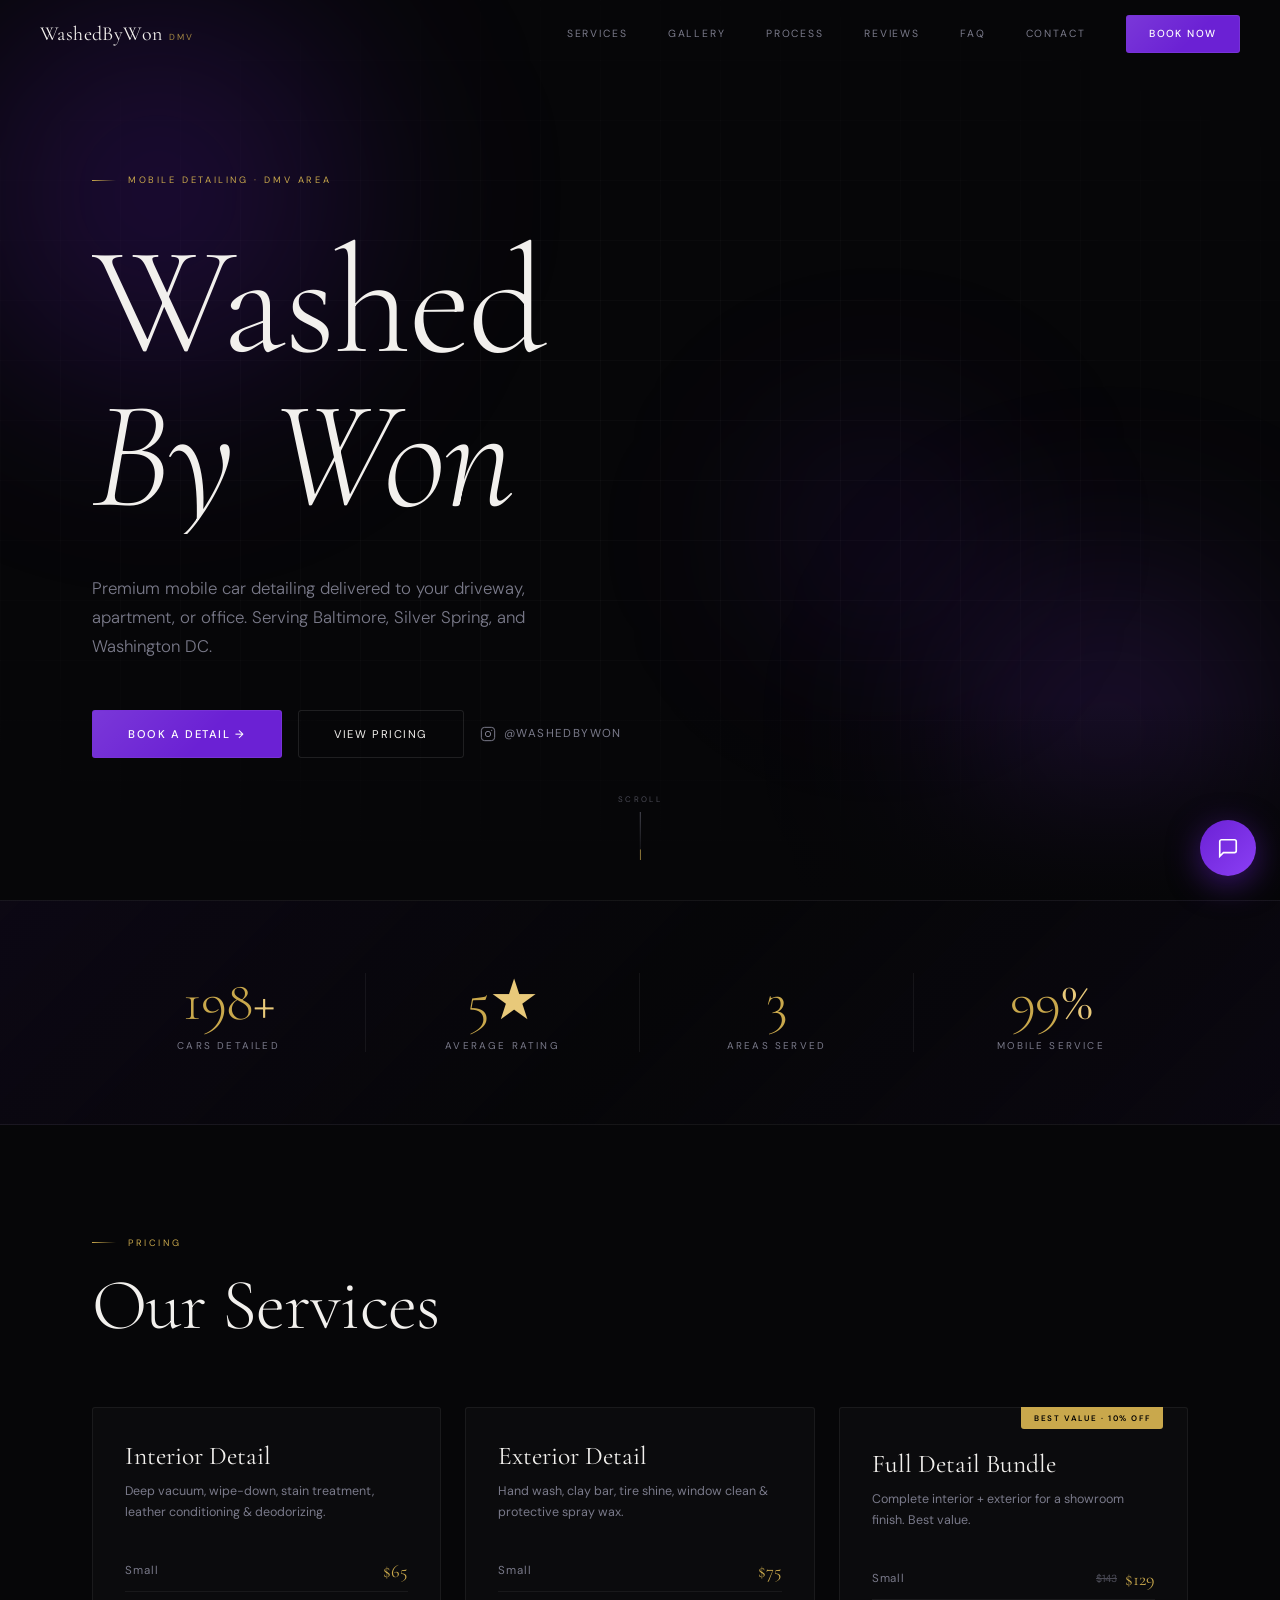
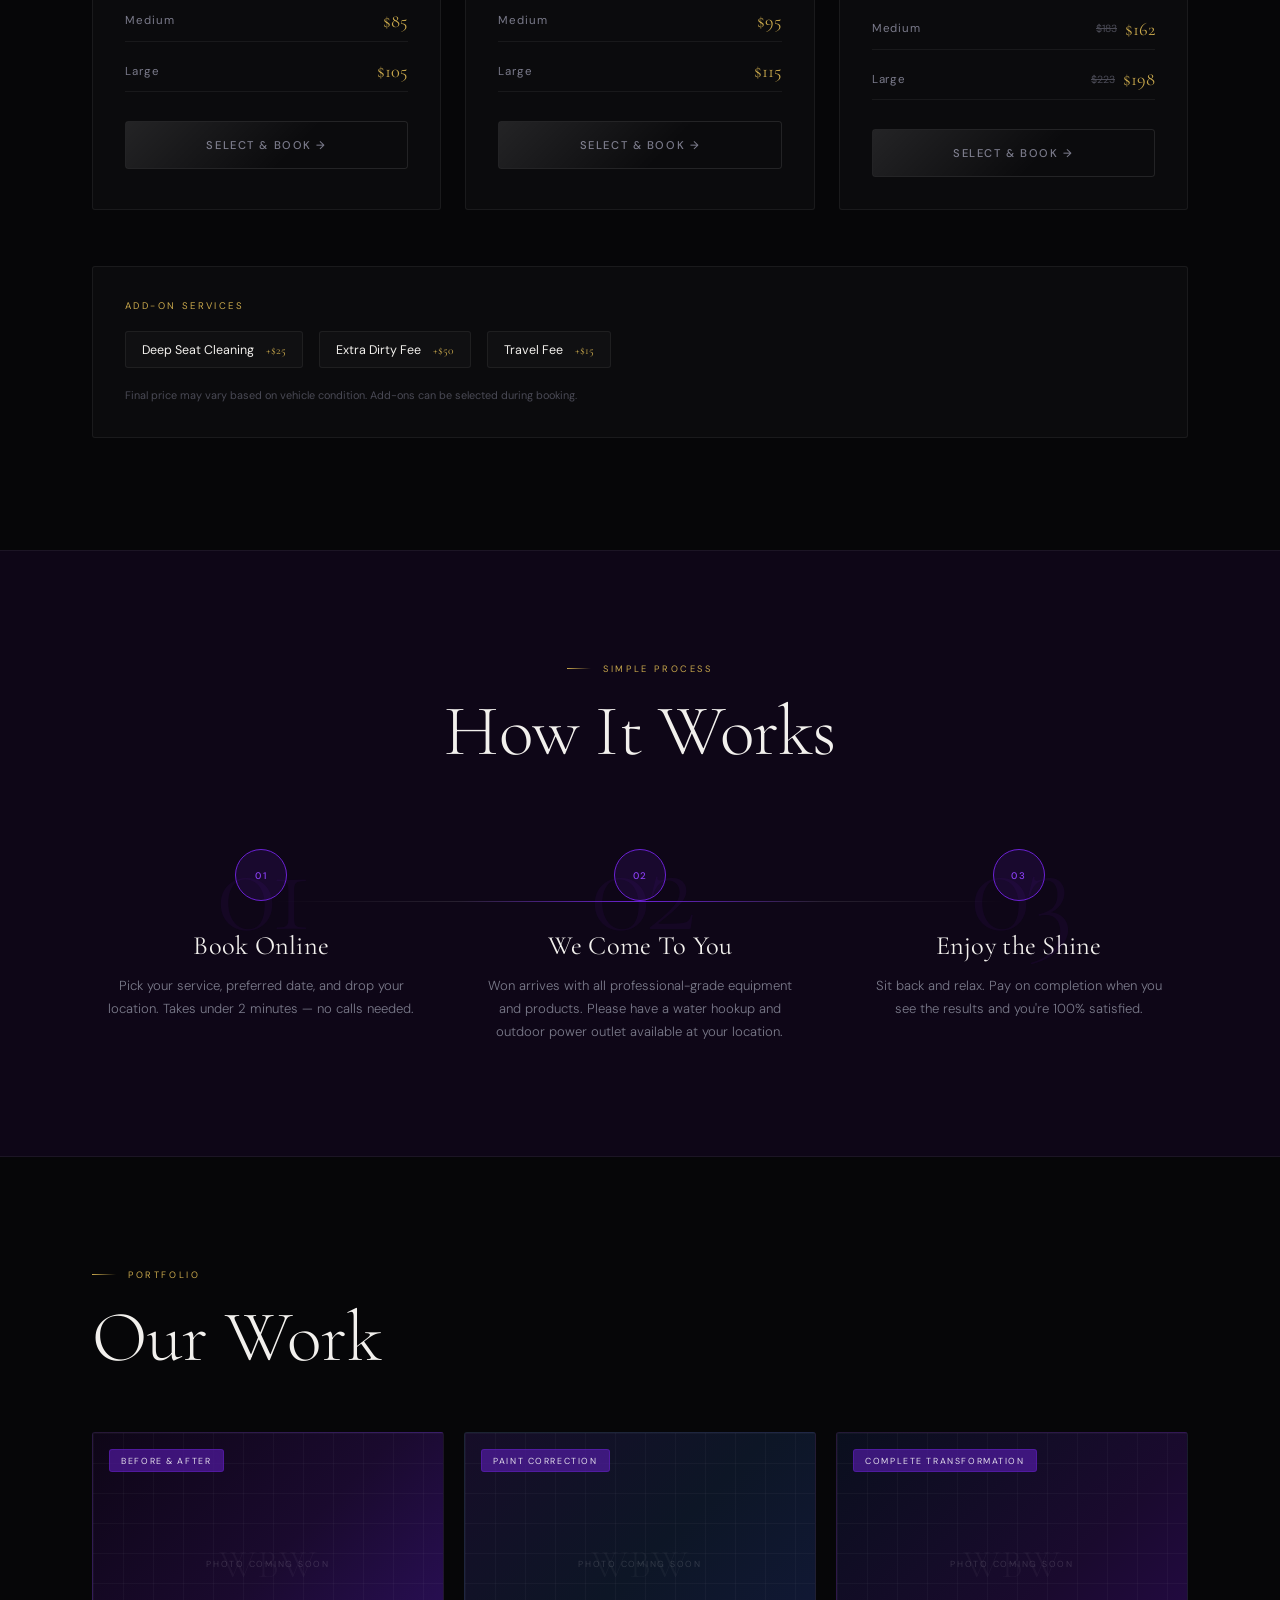
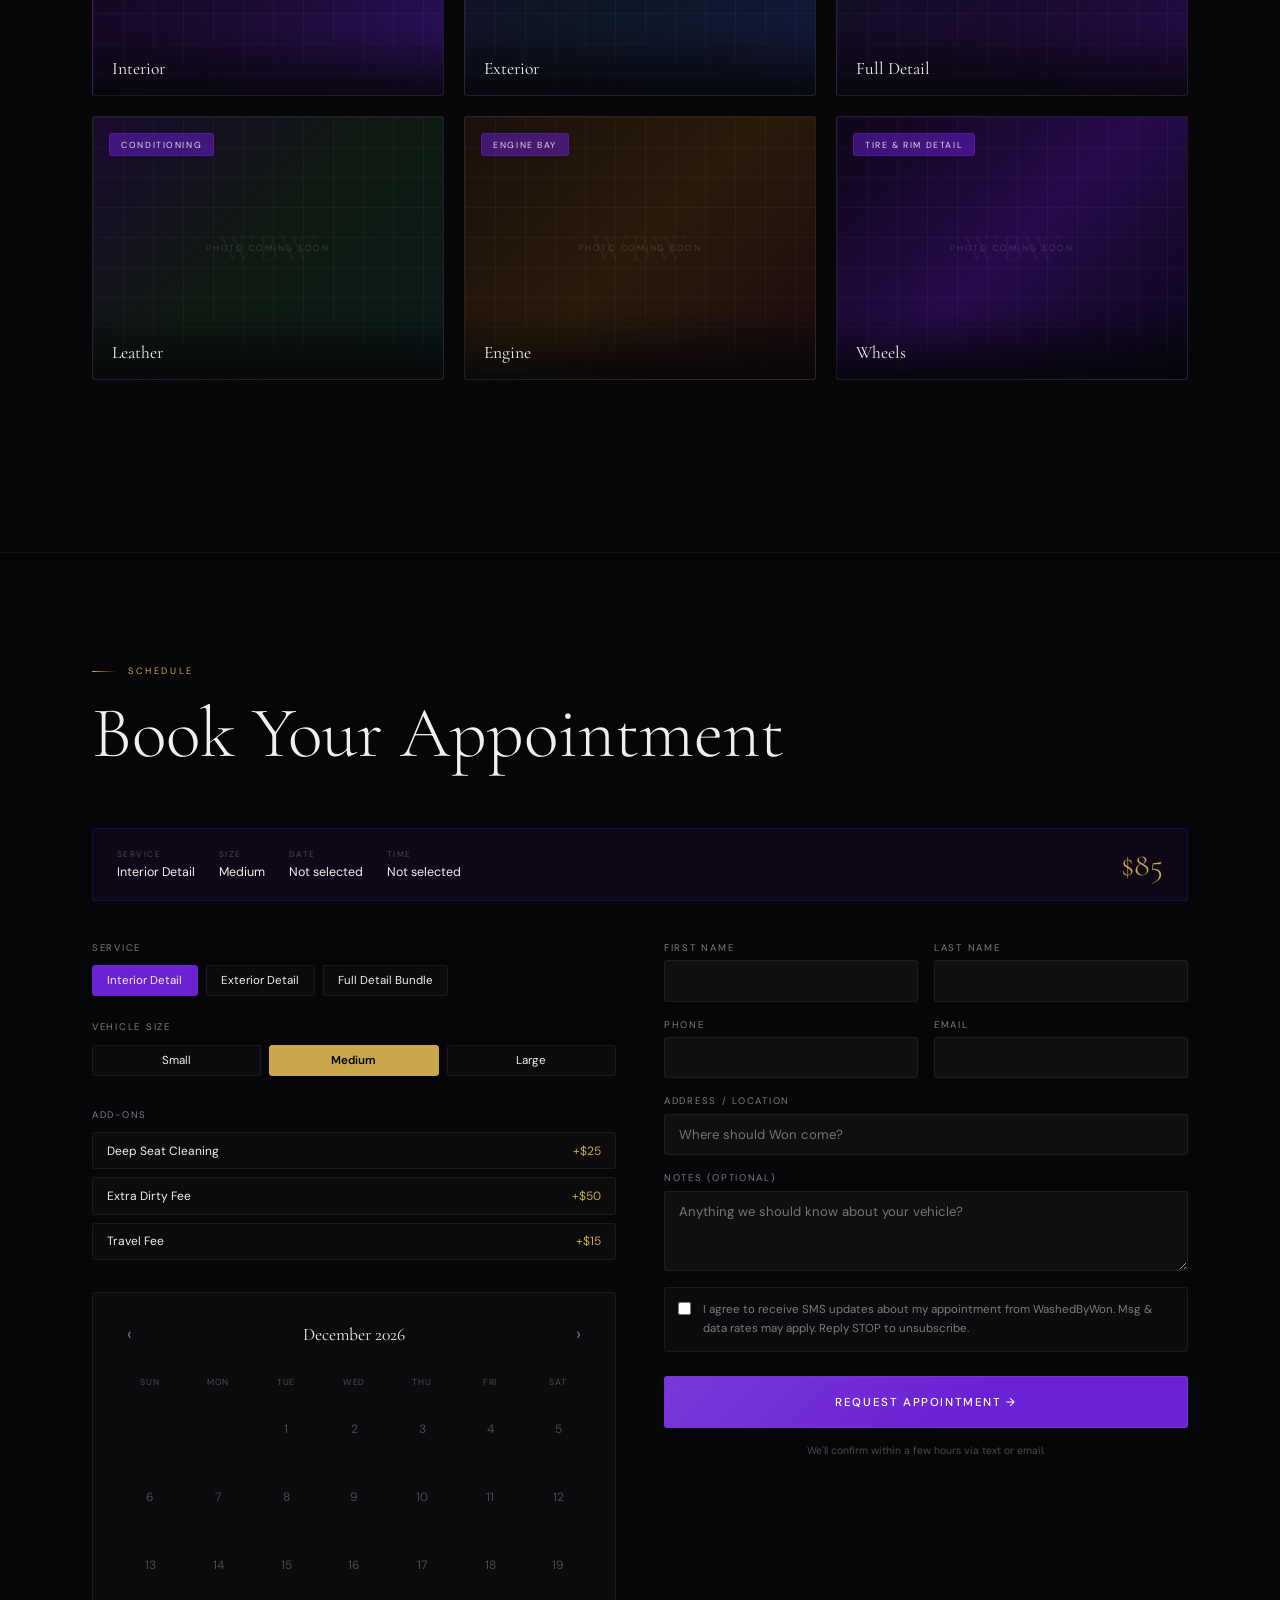
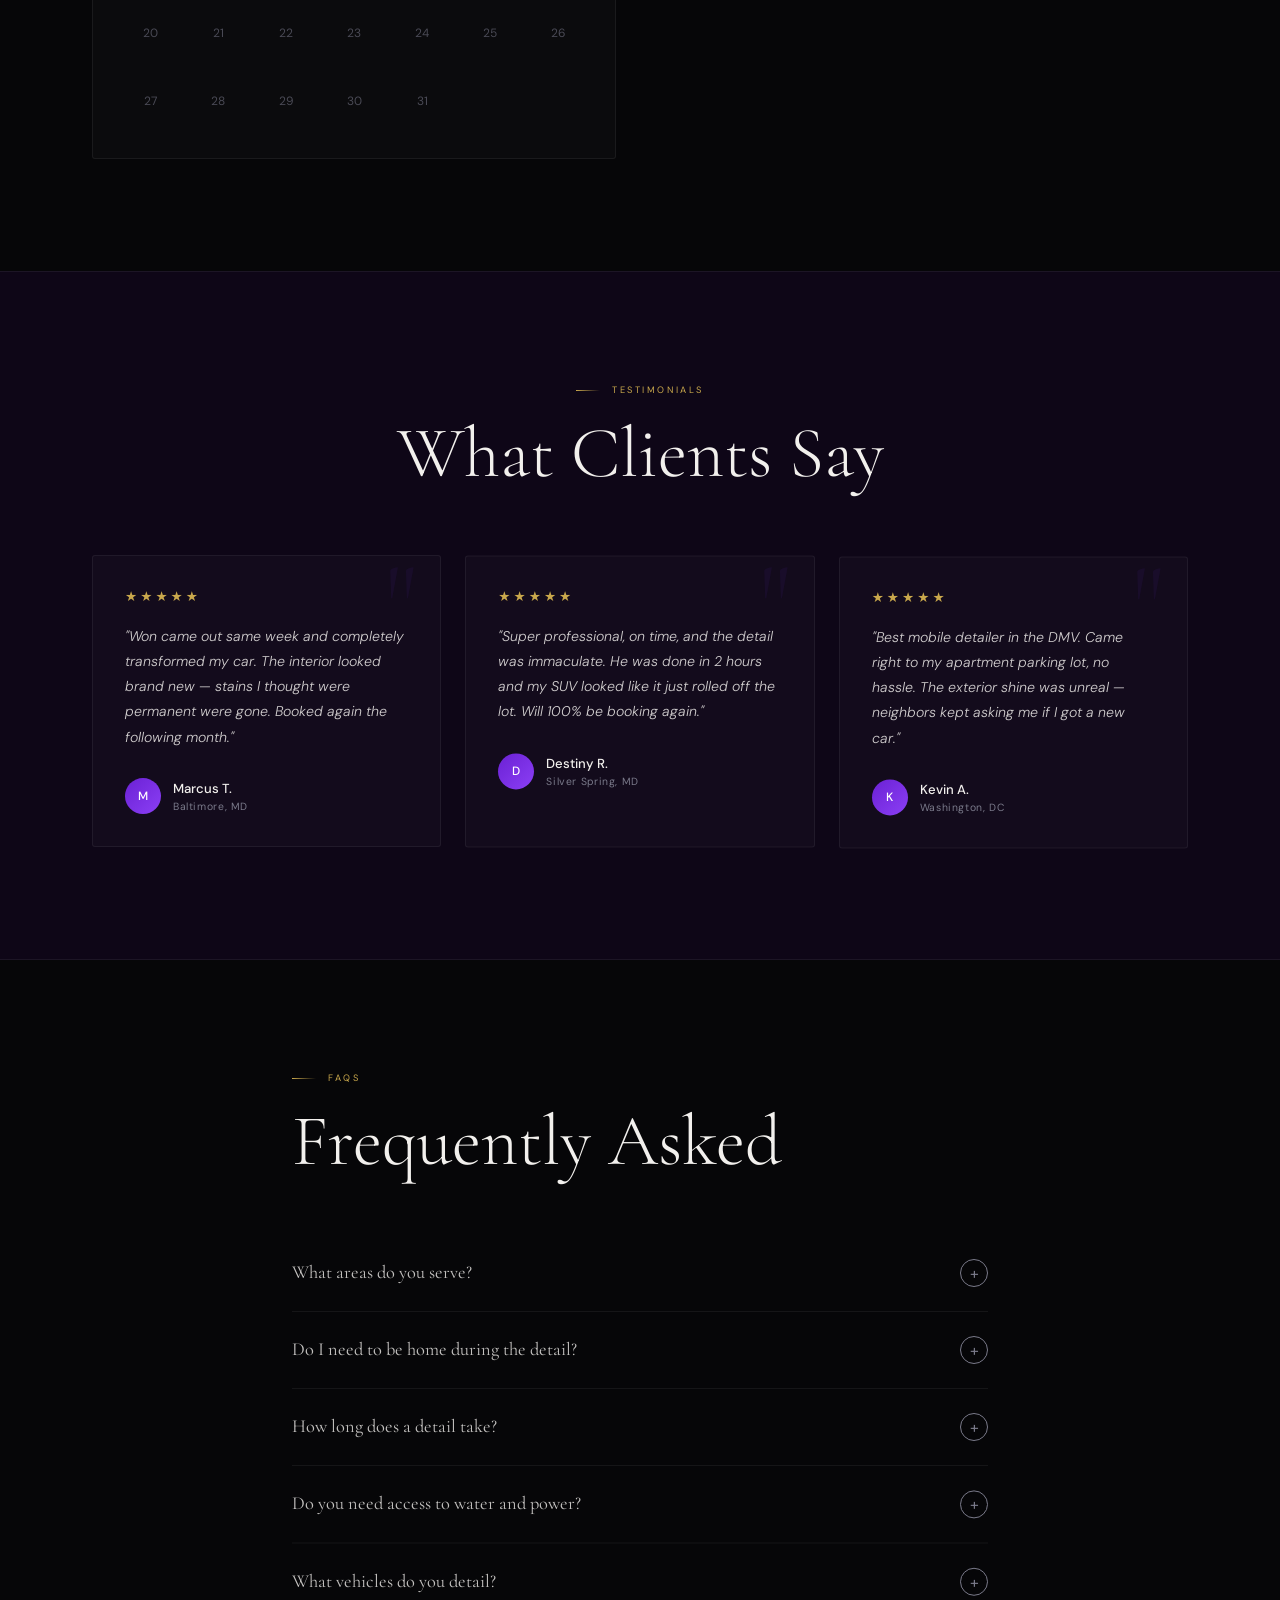
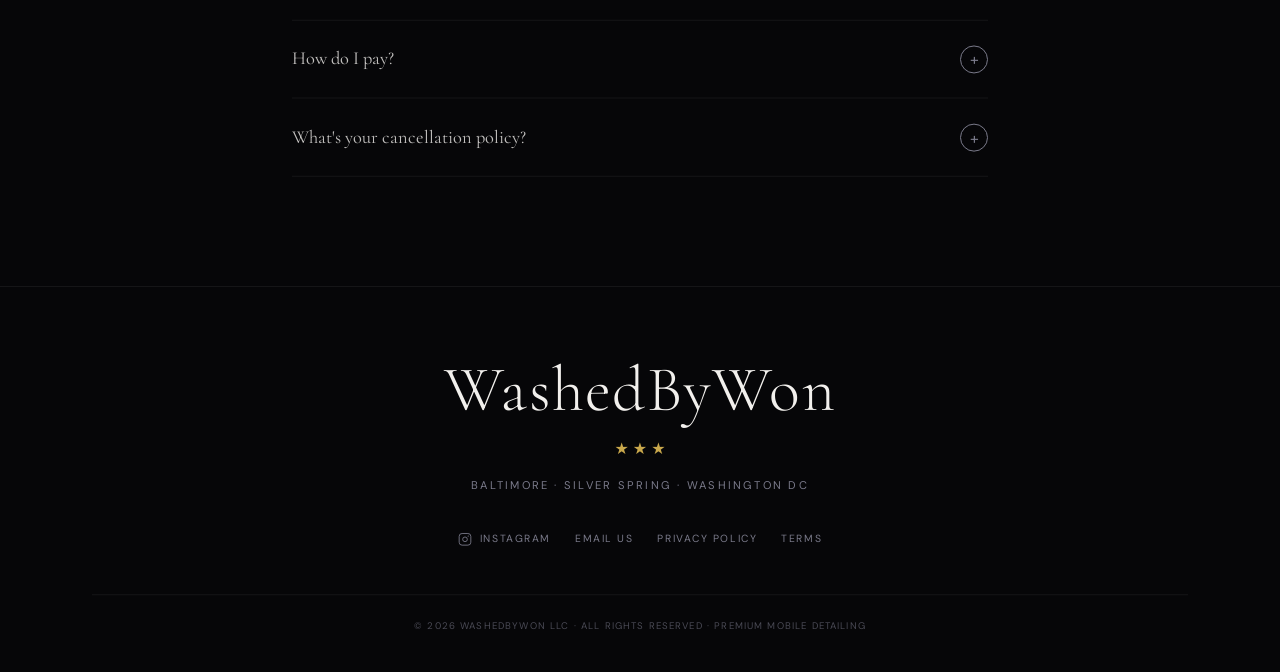
<file: index.html>
<!doctype html>
<html lang="en">
  <head>
    <meta charset="UTF-8" />
    <link rel="icon" type="image/svg+xml" href="./favicon.svg" />
    <meta name="viewport" content="width=device-width, initial-scale=1.0" />
    <meta name="description" content="WashedByWon — Premium mobile car detailing serving Baltimore, Silver Spring, and Washington DC. Book online in under 2 minutes." />
    <title>Washed By Won — Premium Mobile Detailing · DMV Area</title>
    <link rel="preconnect" href="https://fonts.googleapis.com" />
    <link rel="preconnect" href="https://fonts.gstatic.com" crossorigin="anonymous" />
    <link href="https://fonts.googleapis.com/css2?family=Cormorant+Garamond:ital,wght@0,300;0,400;0,500;0,600;1,300;1,400&family=DM+Sans:opsz,wght@9..40,300;9..40,400;9..40,500&display=swap" rel="stylesheet" />
    <script type="module" crossorigin src="./assets/index-CeZBVJUm.js"></script>
    <link rel="stylesheet" crossorigin href="./assets/index-Bv6o2zFJ.css">
    <script defer src="./chat-widget.js"></script>
  </head>
  <body>
    <div id="root"></div>
  </body>
</html>
</file>
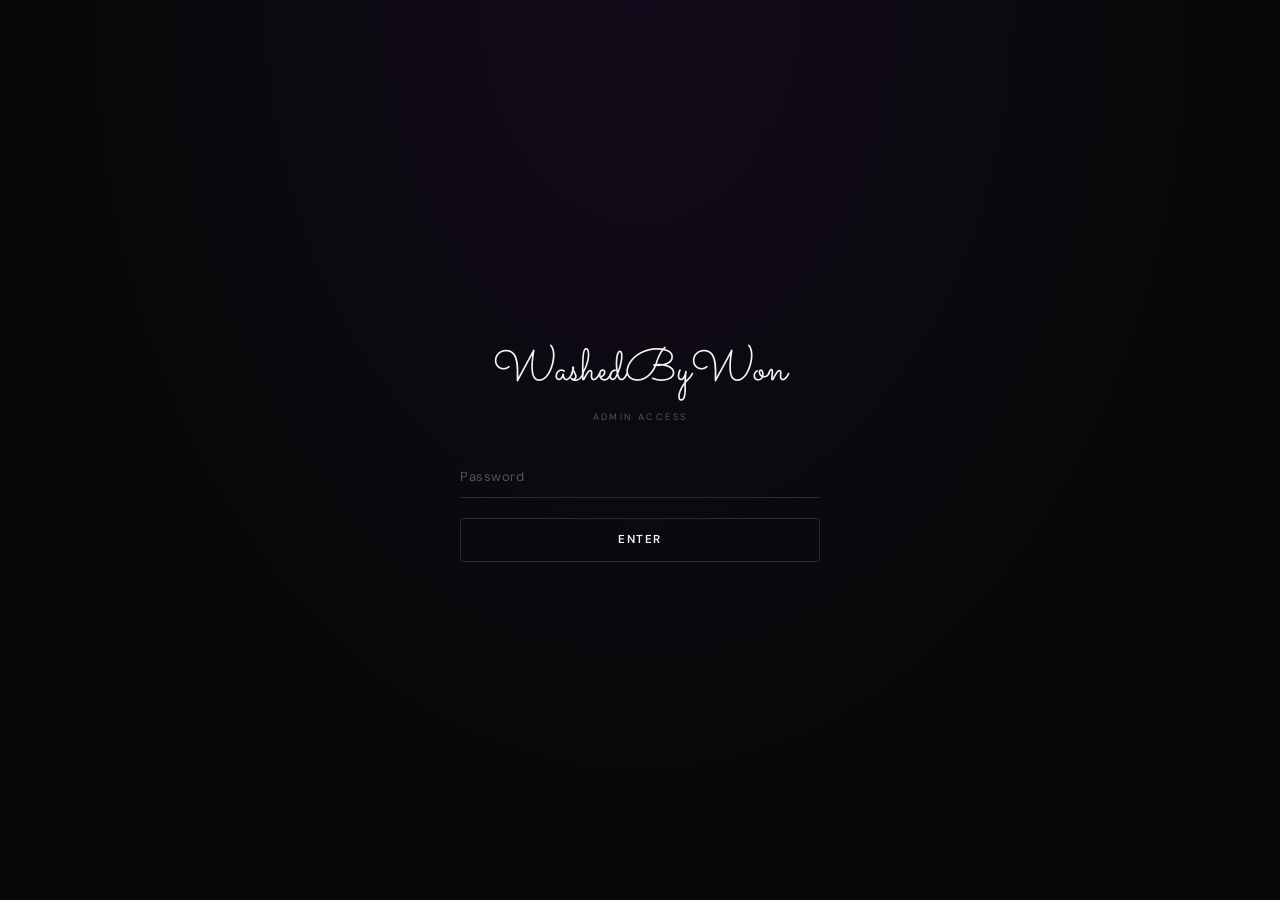
<file: admin.html>
<!DOCTYPE html>
<html lang="en">
<head>
<meta charset="UTF-8">
<meta name="viewport" content="width=device-width, initial-scale=1.0">
<title>WashedByWon — Admin</title>
<link rel="preconnect" href="https://fonts.googleapis.com">
<link rel="preconnect" href="https://fonts.gstatic.com" crossorigin>
<link href="https://fonts.googleapis.com/css2?family=Sacramento&family=Cormorant+Garamond:ital,wght@0,300;0,400;0,500;0,600;1,300;1,400&family=DM+Sans:opsz,wght@9..40,300;9..40,400;9..40,500;9..40,600&display=swap" rel="stylesheet">
<style>
*,*::before,*::after{box-sizing:border-box;margin:0;padding:0}
:root{
  --black:#080808;
  --white:#f5f5f5;
  --purple:#5c1f9e;
  --purple-bright:#7b2fd4;
  --purple-light:#a066e0;
  --purple-faint:#1a0a2e;
  --gray:#111111;
  --mid:#1a1a1a;
  --muted:#555;
  --muted2:#888;
  --border:#1f1f1f;
  --border2:#2a2a2a;
  --green:#1a7a4a;
  --green-light:#22c55e;
  --red:#7a1a1a;
  --red-light:#ef4444;
  --yellow:#7a6200;
  --yellow-light:#facc15;
  --blue:#1a3a7a;
  --blue-light:#60a5fa;
}
body{font-family:'DM Sans',sans-serif;background:var(--black);color:var(--white);min-height:100vh;overflow-x:hidden}

/* ── LOGIN ── */
#login-screen{
  display:flex;align-items:center;justify-content:center;
  min-height:100vh;padding:1.5rem;
  background:radial-gradient(ellipse at 50% 0%,rgba(92,31,158,0.12) 0%,transparent 65%);
}
.login-card{
  width:100%;max-width:360px;
  display:flex;flex-direction:column;align-items:center;gap:2rem;
}
.login-brand{display:flex;flex-direction:column;align-items:center;gap:0.4rem}
.login-logo{font-family:'Sacramento',cursive;font-size:2.8rem;color:var(--white)}
.login-subtitle{font-size:0.58rem;letter-spacing:0.26em;text-transform:uppercase;color:var(--muted)}
.login-form{width:100%;display:flex;flex-direction:column;gap:0.75rem}
.login-form input{
  width:100%;background:transparent;border:none;border-bottom:1px solid var(--border2);
  color:var(--white);padding:0.75rem 0;
  font-family:'DM Sans',sans-serif;font-size:0.88rem;outline:none;
  transition:border-color 0.2s;
}
.login-form input:focus{border-bottom-color:var(--purple-light)}
.login-form input::placeholder{color:var(--muted);font-size:0.82rem;letter-spacing:0.04em}
.login-btn{
  width:100%;background:transparent;color:var(--white);
  border:1px solid var(--border2);padding:0.85rem;border-radius:3px;
  font-family:'DM Sans',sans-serif;font-size:0.72rem;font-weight:600;
  letter-spacing:0.14em;text-transform:uppercase;cursor:pointer;transition:all 0.2s;margin-top:0.5rem;
}
.login-btn:hover{border-color:var(--purple-light);color:var(--purple-light)}
.login-error{color:var(--red-light);font-size:0.75rem;text-align:center;display:none;letter-spacing:0.02em}

/* ── DASHBOARD ── */
#dashboard{display:none;min-height:100vh;flex-direction:column}

/* Nav */
.dash-nav{
  display:flex;justify-content:space-between;align-items:center;
  padding:0.9rem 2rem;border-bottom:1px solid var(--border);
  background:rgba(8,8,8,0.97);backdrop-filter:blur(16px);
  position:sticky;top:0;z-index:100;
}
.dash-nav-left{display:flex;align-items:baseline;gap:1rem}
.dash-logo{font-family:'Sacramento',cursive;font-size:1.8rem;color:var(--white)}
.dash-label{font-size:0.6rem;letter-spacing:0.22em;text-transform:uppercase;color:var(--muted);font-family:'DM Sans',sans-serif}
.dash-nav-right{display:flex;align-items:center;gap:1rem}
.logout-btn{
  background:transparent;border:none;color:var(--muted);
  padding:0.4rem 0;font-family:'DM Sans',sans-serif;
  font-size:0.72rem;cursor:pointer;transition:color 0.2s;letter-spacing:0.08em;text-transform:uppercase;
}
.logout-btn:hover{color:var(--white)}

/* Layout */
.dash-body{flex:1;padding:1.5rem;max-width:1200px;margin:0 auto;width:100%}

/* Stats row */
.stats-row{display:grid;grid-template-columns:repeat(4,1fr);gap:1px;margin-bottom:2rem;border:1px solid var(--border);border-radius:8px;overflow:hidden}
.stat-card{
  background:var(--mid);padding:1.5rem 1.75rem;display:flex;flex-direction:column;gap:0.5rem;
}
.stat-label{font-size:0.58rem;letter-spacing:0.2em;text-transform:uppercase;color:var(--muted)}
.stat-value{font-family:'Cormorant Garamond',serif;font-size:2.4rem;font-weight:400;color:var(--white);line-height:1}
.stat-sub{font-size:0.68rem;color:var(--muted);letter-spacing:0.04em}
.stat-card.purple{background:rgba(92,31,158,0.12)}
.stat-card.purple .stat-value{color:var(--purple-light)}

/* Tabs */
.tabs{display:flex;gap:0;margin-bottom:1.5rem;border-bottom:1px solid var(--border)}
.tab{
  background:transparent;border:none;color:var(--muted);
  padding:0.65rem 1.25rem;font-family:'DM Sans',sans-serif;font-size:0.72rem;
  letter-spacing:0.1em;text-transform:uppercase;cursor:pointer;border-bottom:1px solid transparent;
  margin-bottom:-1px;transition:all 0.2s;
}
.tab:hover{color:var(--white)}
.tab.active{color:var(--white);border-bottom-color:var(--white)}

/* Bookings table */
.bookings-header{display:flex;justify-content:space-between;align-items:center;margin-bottom:1.25rem;flex-wrap:wrap;gap:0.75rem}
.bookings-header h2{font-size:0.65rem;font-weight:400;letter-spacing:0.2em;text-transform:uppercase;color:var(--muted)}
.filter-row{display:flex;gap:0;border:1px solid var(--border2);border-radius:4px;overflow:hidden}
.filter-btn{
  background:transparent;border:none;border-right:1px solid var(--border2);color:var(--muted);
  padding:0.4rem 1rem;font-family:'DM Sans',sans-serif;
  font-size:0.65rem;letter-spacing:0.1em;text-transform:uppercase;cursor:pointer;transition:all 0.15s;
}
.filter-btn:last-child{border-right:none}
.filter-btn:hover{color:var(--white);background:rgba(255,255,255,0.04)}
.filter-btn.active{background:var(--purple-faint);color:var(--purple-light)}

.bookings-list{display:flex;flex-direction:column;gap:1px;border:1px solid var(--border);border-radius:8px;overflow:hidden}

.booking-card{
  background:var(--mid);border-left:3px solid transparent;
  padding:1.25rem 1.5rem;display:flex;flex-direction:column;gap:0.55rem;
  transition:background 0.15s;
}
.booking-card:hover{background:#161616}
.booking-card + .booking-card{border-top:1px solid var(--border)}
.booking-card.confirmed{border-left-color:var(--green-light)}
.booking-card.pending{border-left-color:var(--yellow-light)}
.booking-card.cancelled{border-left-color:var(--red-light);opacity:0.55}
.booking-card.completed{border-left-color:var(--blue-light)}

.booking-head{display:flex;justify-content:space-between;align-items:center;gap:1rem}
.booking-client-row{display:flex;align-items:baseline;gap:0.65rem}
.booking-name{font-family:'Cormorant Garamond',serif;font-size:1.2rem;font-weight:500;letter-spacing:0.01em;color:var(--white)}
.booking-id{font-size:0.65rem;color:var(--muted);letter-spacing:0.06em}
.badge{
  display:inline-flex;align-items:center;padding:0.18rem 0.55rem;
  border-radius:2px;font-size:0.6rem;font-weight:600;letter-spacing:0.1em;text-transform:uppercase;
  flex-shrink:0;
}
.badge.pending{background:rgba(250,204,21,0.1);color:var(--yellow-light);border:1px solid rgba(250,204,21,0.2)}
.badge.confirmed{background:rgba(34,197,94,0.1);color:var(--green-light);border:1px solid rgba(34,197,94,0.2)}
.badge.cancelled{background:rgba(239,68,68,0.1);color:var(--red-light);border:1px solid rgba(239,68,68,0.2)}
.badge.completed{background:rgba(96,165,250,0.1);color:var(--blue-light);border:1px solid rgba(96,165,250,0.2)}

.booking-primary{font-size:0.82rem;font-weight:500;color:var(--white);display:flex;flex-wrap:wrap;gap:0.25rem 1.25rem}
.booking-service-line{font-size:0.78rem;color:var(--muted2);display:flex;flex-wrap:wrap;gap:0.25rem 1.25rem}
.booking-contact-line{font-size:0.74rem;color:var(--muted);display:flex;flex-wrap:wrap;gap:0.25rem 1.25rem}
.booking-amount{color:var(--purple-light);font-weight:600;font-size:0.82rem}
.booking-note{font-size:0.72rem;color:var(--muted);font-style:italic}

.booking-footer{display:flex;justify-content:space-between;align-items:center;flex-wrap:wrap;gap:0.6rem;padding-top:0.6rem;border-top:1px solid var(--border);margin-top:0.2rem}
.booking-actions{display:flex;gap:0.5rem;flex-wrap:wrap}
.action-btn{
  background:transparent;border:1px solid var(--border2);color:var(--muted2);
  padding:0.35rem 1rem;border-radius:3px;
  font-family:'DM Sans',sans-serif;font-size:0.68rem;font-weight:600;
  letter-spacing:0.09em;text-transform:uppercase;cursor:pointer;transition:all 0.18s;white-space:nowrap;
}
.action-btn.confirm{border-color:rgba(34,197,94,0.35);color:var(--green-light)}
.action-btn.confirm:hover{background:var(--green-light);color:#000;border-color:var(--green-light)}
.action-btn.cancel:hover{border-color:var(--red-light);color:var(--red-light)}
.action-btn.complete{border-color:rgba(96,165,250,0.35);color:var(--blue-light)}
.action-btn.complete:hover{background:var(--blue-light);color:#000;border-color:var(--blue-light)}

a.action-btn{text-decoration:none;display:inline-block}
.action-btn.cal{border-color:rgba(201,165,76,0.4);color:var(--gold,#c9a54c)}
.action-btn.cal:hover{background:var(--gold,#c9a54c);color:#000}

/* Calendar sync + new-booking alert */
.cal-sync{
  background:var(--mid);border:1px solid var(--border2);border-radius:8px;
  padding:1rem 1.25rem;display:flex;justify-content:space-between;align-items:center;
  gap:0.75rem 1rem;margin-bottom:1.25rem;flex-wrap:wrap;
}
.cal-sync-links{display:flex;gap:0.5rem;flex-wrap:wrap}
.new-alert{
  display:none;align-items:center;justify-content:space-between;gap:1rem;
  background:rgba(201,165,76,0.1);border:1px solid var(--gold,#c9a54c);border-radius:8px;
  padding:0.85rem 1.1rem;margin-bottom:1.25rem;font-size:0.85rem;
}
.new-alert.show{display:flex}
.new-alert button{background:none;border:none;color:var(--muted2);font-size:1.2rem;cursor:pointer;line-height:1}

/* Calendar view */
#calendar-view{display:none}
.cal-header{display:flex;align-items:center;gap:1rem;margin-bottom:1.25rem}
.cal-header h2{font-size:0.95rem;font-weight:600}
.cal-nav{display:flex;align-items:center;gap:0.5rem}
.cal-nav button{
  background:var(--mid);border:1px solid var(--border2);color:var(--white);
  width:32px;height:32px;border-radius:4px;cursor:pointer;font-size:1rem;
  display:flex;align-items:center;justify-content:center;transition:border-color 0.2s;
}
.cal-nav button:hover{border-color:var(--purple)}
.cal-month{font-size:0.85rem;font-weight:600;min-width:120px;text-align:center}

.cal-grid{display:grid;grid-template-columns:repeat(7,1fr);gap:4px}
.cal-day-label{
  text-align:center;font-size:0.65rem;letter-spacing:0.1em;text-transform:uppercase;
  color:var(--muted2);padding:0.5rem 0;
}
.cal-cell{
  background:var(--mid);border:1px solid var(--border);border-radius:6px;
  min-height:100px;padding:0.5rem;cursor:pointer;transition:border-color 0.2s;
  position:relative;
}
.cal-cell:hover{border-color:var(--purple)}
.cal-cell.empty{background:transparent;border-color:transparent;cursor:default}
.cal-cell.today{border-color:var(--purple)}
.cal-cell.has-bookings{border-color:rgba(92,31,158,0.5);background:var(--purple-faint)}
.cal-date{font-size:0.75rem;font-weight:600;color:var(--muted2);margin-bottom:0.35rem}
.cal-cell.today .cal-date{color:var(--purple-light)}
.cal-dot{
  font-size:0.62rem;padding:0.3rem 0.4rem;border-radius:3px;
  margin-bottom:3px;overflow:hidden;line-height:1.4;
}
.cal-dot-time{display:block;font-weight:700;font-size:0.68rem;letter-spacing:0.01em}
.cal-dot-info{display:block;opacity:0.85;white-space:nowrap;overflow:hidden;text-overflow:ellipsis}
.cal-dot.pending{background:rgba(250,204,21,0.15);color:var(--yellow-light)}
.cal-dot.confirmed{background:rgba(34,197,94,0.15);color:var(--green-light)}
.cal-dot.completed{background:rgba(96,165,250,0.15);color:var(--blue-light)}

/* Empty state */
.empty-state{
  text-align:center;padding:3rem;color:var(--muted2);
  border:1px dashed var(--border2);border-radius:8px;
}
.empty-state p{font-size:0.85rem}

/* Toast */
.toast{
  position:fixed;bottom:1.5rem;right:1.5rem;
  background:var(--mid);border:1px solid var(--border2);border-radius:6px;
  padding:0.75rem 1.25rem;font-size:0.8rem;color:var(--white);
  z-index:999;opacity:0;transform:translateY(10px);
  transition:all 0.25s;pointer-events:none;
}
.toast.show{opacity:1;transform:none}
.toast.success{border-color:var(--green-light);color:var(--green-light)}
.toast.error{border-color:var(--red-light);color:var(--red-light)}

/* Loading */
.loading{text-align:center;padding:2rem;color:var(--muted2);font-size:0.85rem}

/* ── TOGGLE SWITCH ── */
.toggle-wrap{display:flex;align-items:center;gap:0.6rem;flex-shrink:0}
.toggle-label{font-size:0.78rem;font-weight:600;letter-spacing:0.04em;min-width:48px;text-align:right}
.toggle-btn{
  position:relative;width:48px;height:26px;border-radius:13px;
  border:1px solid var(--border2);background:var(--gray);
  cursor:pointer;transition:background 0.2s,border-color 0.2s;padding:0;flex-shrink:0;
}
.toggle-btn.on{background:var(--purple);border-color:var(--purple)}
.toggle-thumb{
  position:absolute;top:3px;left:3px;
  width:18px;height:18px;border-radius:50%;
  background:var(--muted);transition:transform 0.2s,background 0.2s;display:block;
}
.toggle-btn.on .toggle-thumb{transform:translateX(22px);background:#fff}

/* ── SCHEDULE ── */
.sched-status-bar{
  background:var(--mid);border:1px solid var(--border2);border-radius:8px;
  padding:1.25rem 1.5rem;display:flex;justify-content:space-between;
  align-items:center;gap:1rem;margin-bottom:1.25rem;flex-wrap:wrap;
}
.section-heading{font-size:0.88rem;font-weight:600;margin-bottom:0.3rem;letter-spacing:0.02em}
.status-hint{font-size:0.75rem;color:var(--muted2);line-height:1.5}
.sched-section{
  background:var(--mid);border:1px solid var(--border2);border-radius:8px;
  padding:1.25rem 1.5rem;margin-bottom:1.25rem;
}
.sched-section-header{
  display:flex;justify-content:space-between;align-items:flex-start;
  margin-bottom:1.25rem;gap:1rem;flex-wrap:wrap;
}
.sched-week-label{font-size:0.72rem;color:var(--muted2);margin-top:0.25rem}
.sched-week-nav{display:flex;gap:0.4rem;flex-shrink:0}
.sched-week-nav button{
  background:var(--gray);border:1px solid var(--border2);color:var(--white);
  width:32px;height:32px;border-radius:4px;cursor:pointer;font-size:1rem;
  display:flex;align-items:center;justify-content:center;transition:border-color 0.2s;
}
.sched-week-nav button:hover{border-color:var(--purple)}
.sched-days{display:flex;flex-direction:column;gap:0.5rem;margin-bottom:1.25rem}
.day-card{
  background:var(--gray);border:1px solid var(--border);border-radius:6px;
  padding:0.85rem 1.25rem;display:flex;align-items:flex-start;gap:1rem;
  transition:border-color 0.2s;
}
.day-card.day-open{border-color:rgba(92,31,158,0.4);background:var(--purple-faint)}
.day-card.day-past{opacity:0.35;pointer-events:none}
.day-info{min-width:80px;flex-shrink:0}
.day-name{font-size:0.8rem;font-weight:600}
.day-date{font-size:0.7rem;color:var(--muted2);margin-top:2px}
.day-toggle{
  background:var(--mid);border:1px solid var(--border2);color:var(--muted2);
  font-size:0.7rem;font-family:'DM Sans',sans-serif;font-weight:600;letter-spacing:0.04em;
  padding:0 0.75rem;height:32px;border-radius:4px;cursor:pointer;
  transition:all 0.15s;white-space:nowrap;flex-shrink:0;
}
.day-toggle.close:hover{border-color:var(--red-light);color:var(--red-light)}
.day-toggle.reopen{background:var(--purple);border-color:var(--purple);color:#fff}
.day-status{font-size:0.65rem;font-weight:600;letter-spacing:0.04em;margin-top:4px}
.day-status.open{color:var(--green-light)}
.day-status.closed{color:var(--red-light)}
.day-toggle:disabled{opacity:0.4;cursor:default}
.day-slots{display:flex;flex-wrap:wrap;gap:0.35rem;flex:1;align-content:flex-start}
.day-slots.hidden{display:none}
.slot-btn{
  background:var(--mid);border:1px solid var(--border);color:var(--muted);
  font-size:0.68rem;font-family:'DM Sans',sans-serif;
  padding:0 0.65rem;height:28px;border-radius:4px;cursor:pointer;transition:all 0.15s;
}
.slot-btn:hover:not(:disabled){border-color:var(--purple);color:var(--white)}
.slot-btn.slot-sel{background:var(--purple);border-color:var(--purple);color:#fff}
.slot-btn:disabled{opacity:0.35;cursor:default}
.sched-actions{display:flex;gap:0.75rem;flex-wrap:wrap}

/* ── MESSAGES ── */
.msg-sub-bar{
  background:var(--purple-faint);border:1px solid rgba(92,31,158,0.3);
  border-radius:8px;padding:1.1rem 1.5rem;margin-bottom:1.25rem;
  display:flex;justify-content:space-between;align-items:center;gap:1rem;flex-wrap:wrap;
}
.msg-sub-count{font-size:1.5rem;font-weight:600;color:var(--purple-light)}
.msg-sub-hint{font-size:0.72rem;color:var(--muted2);margin-top:0.2rem}
.msg-composer{
  background:var(--mid);border:1px solid var(--border2);border-radius:8px;
  padding:1.25rem 1.5rem;margin-bottom:1.25rem;
}
.msg-composer textarea{
  width:100%;background:var(--gray);border:1px solid var(--border2);
  color:var(--white);padding:0.75rem 1rem;border-radius:4px;
  font-family:'DM Sans',sans-serif;font-size:0.85rem;outline:none;
  resize:vertical;min-height:80px;margin-top:0.75rem;transition:border-color 0.2s;
}
.msg-composer textarea:focus{border-color:var(--purple)}
.msg-composer textarea::placeholder{color:var(--muted)}
.msg-meta{display:flex;justify-content:space-between;font-size:0.68rem;color:var(--muted2);margin-top:0.4rem}
.msg-log{
  background:var(--mid);border:1px solid var(--border2);border-radius:8px;
  padding:1.25rem 1.5rem;
}
.log-entry{border-bottom:1px solid var(--border);padding:0.85rem 0}
.log-entry:last-child{border-bottom:none}
.log-entry:first-child{padding-top:0.25rem}
.log-body{font-size:0.8rem;color:var(--white);margin-bottom:0.35rem;line-height:1.5}
.log-meta{display:flex;gap:1.25rem;font-size:0.68rem;color:var(--muted2);flex-wrap:wrap}
.log-ok{color:var(--green-light)}
.log-err{color:var(--red-light)}

/* ── CONFIRM MODAL ── */
.modal-overlay{
  position:fixed;inset:0;background:rgba(0,0,0,0.75);z-index:900;
  display:none;align-items:center;justify-content:center;padding:1.5rem;
}
.modal-overlay.open{display:flex}
.confirm-card{
  background:var(--mid);border:1px solid var(--border2);border-radius:10px;
  padding:2rem;max-width:420px;width:100%;
}
.confirm-card h3{font-size:1rem;font-weight:600;margin-bottom:0.75rem}
.confirm-card p{font-size:0.82rem;color:var(--muted2);margin-bottom:0.4rem;line-height:1.6}
.confirm-actions{display:flex;gap:0.75rem;justify-content:flex-end;margin-top:1.5rem}

/* Responsive */
@media(max-width:700px){
  .stats-row{grid-template-columns:repeat(2,1fr)}
  .booking-card{grid-template-columns:1fr}
  .booking-actions{flex-direction:row;align-items:flex-start}
  .day-card{flex-wrap:wrap}
  .day-slots{width:100%}
}
@media(max-width:480px){
  .stats-row{grid-template-columns:1fr 1fr}
  .cal-cell{min-height:54px}
  .cal-dot{display:none}
}
</style>
</head>
<body>

<!-- LOGIN -->
<div id="login-screen">
  <div class="login-card">
    <div class="login-brand">
      <div class="login-logo">WashedByWon</div>
      <div class="login-subtitle">Admin Access</div>
    </div>
    <form class="login-form" id="login-form">
      <input type="password" id="password-input" placeholder="Password" autocomplete="current-password">
      <button type="submit" class="login-btn">Enter</button>
      <div class="login-error" id="login-error">Incorrect password. Try again.</div>
    </form>
  </div>
</div>

<!-- DASHBOARD -->
<div id="dashboard">
  <nav class="dash-nav">
    <div class="dash-nav-left">
      <div class="dash-logo">WashedByWon</div>
      <span class="dash-label">Admin</span>
    </div>
    <div class="dash-nav-right">
      <button class="logout-btn" onclick="logout()">Log Out</button>
    </div>
  </nav>

  <div class="dash-body">

    <!-- Stats -->
    <div class="stats-row" id="stats-row">
      <div class="stat-card purple">
        <div class="stat-label">Total Revenue</div>
        <div class="stat-value" id="stat-revenue">—</div>
        <div class="stat-sub">confirmed + completed</div>
      </div>
      <div class="stat-card">
        <div class="stat-label">Pending</div>
        <div class="stat-value" id="stat-pending">—</div>
        <div class="stat-sub">awaiting confirmation</div>
      </div>
      <div class="stat-card">
        <div class="stat-label">Confirmed</div>
        <div class="stat-value" id="stat-confirmed">—</div>
        <div class="stat-sub">upcoming</div>
      </div>
      <div class="stat-card">
        <div class="stat-label">Completed</div>
        <div class="stat-value" id="stat-completed">—</div>
        <div class="stat-sub">all time</div>
      </div>
    </div>

    <!-- Tabs -->
    <div class="tabs">
      <button class="tab active" onclick="switchTab('list',this)">Bookings</button>
      <button class="tab" onclick="switchTab('calendar',this)">Calendar</button>
      <button class="tab" onclick="switchTab('schedule',this)">Schedule</button>
      <button class="tab" onclick="switchTab('messages',this)">Messages</button>
    </div>

    <!-- List View -->
    <div id="list-view">
      <div class="new-alert" id="new-alert" role="status">
        <span id="new-alert-text"></span>
        <button onclick="dismissNewAlert()" aria-label="Dismiss">×</button>
      </div>
      <div class="cal-sync">
        <div>
          <div class="section-heading">Sync to your calendar</div>
          <div class="status-hint">One-time setup: confirmed bookings then show up in your calendar on their own.</div>
        </div>
        <div class="cal-sync-links">
          <a class="action-btn cal" id="cal-apple" href="#">Apple Calendar</a>
          <a class="action-btn cal" id="cal-google" href="#" target="_blank" rel="noopener">Google Calendar</a>
        </div>
      </div>
      <div class="bookings-header">
        <h2>All Bookings</h2>
        <div class="filter-row">
          <button class="filter-btn active" onclick="setFilter('all',this)">All</button>
          <button class="filter-btn" onclick="setFilter('pending',this)">Pending</button>
          <button class="filter-btn" onclick="setFilter('confirmed',this)">Confirmed</button>
          <button class="filter-btn" onclick="setFilter('completed',this)">Completed</button>
          <button class="filter-btn" onclick="setFilter('cancelled',this)">Cancelled</button>
        </div>
      </div>
      <div class="bookings-list" id="bookings-list">
        <div class="loading">Loading bookings...</div>
      </div>
    </div>

    <!-- Calendar View -->
    <div id="calendar-view">
      <div class="cal-header">
        <h2>Calendar</h2>
        <div class="cal-nav">
          <button onclick="calPrev()">&#8249;</button>
          <div class="cal-month" id="cal-month-label"></div>
          <button onclick="calNext()">&#8250;</button>
        </div>
      </div>
      <div class="cal-grid" id="cal-grid"></div>
    </div>

    <!-- Schedule View -->
    <div id="schedule-view" style="display:none">

      <!-- Site status toggle -->
      <div class="sched-status-bar">
        <div>
          <div class="section-heading">Booking Status</div>
          <div class="status-hint" id="status-hint">Loading…</div>
        </div>
        <div class="toggle-wrap">
          <span class="toggle-label" id="toggle-label">—</span>
          <button class="toggle-btn" id="status-toggle" onclick="toggleSiteStatus()">
            <span class="toggle-thumb"></span>
          </button>
        </div>
      </div>

      <!-- Weekly availability builder -->
      <div class="sched-section">
        <div class="sched-section-header">
          <div>
            <div class="section-heading">Set Weekly Availability</div>
            <div class="sched-week-label" id="sched-week-label"></div>
          </div>
          <div class="sched-week-nav">
            <button onclick="schedWeek(-1)" title="Previous week">&#8592;</button>
            <button onclick="schedWeek(1)"  title="Next week">&#8594;</button>
          </div>
        </div>
        <div class="sched-days" id="sched-days">
          <div class="loading">Loading schedule…</div>
        </div>
        <div class="sched-actions">
          <button class="action-btn confirm" onclick="saveSchedule(false)">Save Schedule</button>
          <button class="action-btn complete" onclick="saveSchedule(true)">Save &amp; Notify Subscribers</button>
        </div>
      </div>

    </div>

    <!-- Messages View -->
    <div id="messages-view" style="display:none">

      <!-- Subscriber count -->
      <div class="msg-sub-bar">
        <div>
          <div class="msg-sub-count" id="sub-count">—</div>
          <div class="msg-sub-hint">Active subscribers — opted in to receive your texts</div>
        </div>
      </div>

      <!-- Broadcast composer -->
      <div class="msg-composer">
        <div class="section-heading">New Broadcast</div>
        <textarea id="msg-body" maxlength="160" oninput="updateCharCount()"
          placeholder="Hey, it's Won! This week's slots are open — book now at washedbywon.com before they fill up."></textarea>
        <div class="msg-meta">
          <span id="char-count">0 / 160 chars</span>
          <span>Standard SMS · 1 credit per subscriber</span>
        </div>
        <button class="action-btn confirm" onclick="confirmBroadcast()" style="margin-top:0.9rem">
          Send Broadcast →
        </button>
      </div>

      <!-- Message log -->
      <div class="msg-log">
        <div class="section-heading" style="margin-bottom:0.75rem">Recent Broadcasts</div>
        <div id="msg-log-list"><div class="loading">Loading…</div></div>
      </div>

    </div>

  </div>
</div>

<!-- Confirm broadcast modal -->
<div class="modal-overlay" id="confirm-modal">
  <div class="confirm-card">
    <h3>Send SMS Broadcast?</h3>
    <p id="confirm-preview" style="color:var(--white);font-style:italic"></p>
    <p id="confirm-count"></p>
    <div class="confirm-actions">
      <button class="action-btn cancel" onclick="closeModal()">Cancel</button>
      <button class="action-btn confirm" onclick="executeBroadcast()">Send It</button>
    </div>
  </div>
</div>

<div class="toast" id="toast"></div>

<script>
const API = 'https://washedbywon-backend.onrender.com';
let adminKey = '';
let allBookings = [];
let currentFilter = 'all';
let calDate = new Date();

async function fetchWithTimeout(url, opts = {}, ms = 35000) {
  const ctrl = new AbortController();
  const timer = setTimeout(() => ctrl.abort(), ms);
  try {
    const res = await fetch(url, { ...opts, signal: ctrl.signal });
    return res;
  } finally {
    clearTimeout(timer);
  }
}

// ── Auth ──
document.getElementById('login-form').addEventListener('submit', async e => {
  e.preventDefault();
  const pw = document.getElementById('password-input').value.trim();
  // Verify by hitting the API
  try {
    const res = await fetchWithTimeout(`${API}/api/admin/bookings`, {
      headers: { 'x-admin-key': pw }
    });
    if (res.ok) {
      adminKey = pw;
      sessionStorage.setItem('wbw_key', pw);
      showDashboard();
    } else {
      document.getElementById('login-error').style.display = 'block';
    }
  } catch (err) {
    document.getElementById('login-error').textContent = 'Server is waking up — wait 30 seconds and try again.';
    document.getElementById('login-error').style.display = 'block';
  }
});

function logout() {
  sessionStorage.removeItem('wbw_key');
  adminKey = '';
  document.getElementById('dashboard').style.display = 'none';
  document.getElementById('login-screen').style.display = 'flex';
  document.getElementById('password-input').value = '';
}

// Auto-login if key saved in session
window.addEventListener('DOMContentLoaded', () => {
  const saved = sessionStorage.getItem('wbw_key');
  if (saved) { adminKey = saved; showDashboard(); }
});

async function showDashboard() {
  document.getElementById('login-screen').style.display = 'none';
  document.getElementById('dashboard').style.display = 'flex';
  await loadBookings();
  loadCalendarLinks();
  startAutoRefresh();
}

// ── New bookings: check every minute and pop up an alert ──
const REFRESH_MS = 60000;
let knownIds = null;
let refreshTimer = null;
let refreshing = false;
// Bumped by every refresh and every status change; a response from an older
// number is stale and dropped, so it can't undo newer data.
let bookingsVersion = 0;
const baseTitle = document.title;

function startAutoRefresh() {
  if (refreshTimer) return;
  refreshTimer = setInterval(refreshBookings, REFRESH_MS);
  document.addEventListener('visibilitychange', () => {
    if (document.visibilityState === 'visible') refreshBookings();
  });
}

function noteNewBookings() {
  const ids = allBookings.map(b => b.id);
  const fresh = knownIds ? allBookings.filter(b => !knownIds.has(b.id)) : [];
  knownIds = new Set(ids);
  if (!fresh.length) return;

  const getName = b => b.name || [b.firstName, b.lastName].filter(Boolean).join(' ') || 'New client';
  const first = fresh[0];
  const text = fresh.length === 1
    ? `🔔 New booking: ${getName(first)} — ${first.date ? formatDate(first.date) : ''} at ${first.time || first.slot || ''}`
    : `🔔 ${fresh.length} new bookings — check Pending`;
  document.getElementById('new-alert-text').textContent = text;
  document.getElementById('new-alert').classList.add('show');
  document.title = `(${fresh.length}) New booking · ${baseTitle}`;
  showToast(text, 'success');
}

function dismissNewAlert() {
  document.getElementById('new-alert').classList.remove('show');
  document.title = baseTitle;
}

// Re-fetch without resetting the filter the admin is looking at.
async function refreshBookings() {
  if (!adminKey || refreshing) return;
  refreshing = true;
  const version = ++bookingsVersion;
  try {
    const res = await fetchWithTimeout(`${API}/api/admin/bookings`, { headers: { 'x-admin-key': adminKey } });
    if (!res.ok) return;
    const data = await res.json();
    if (!Array.isArray(data) || version !== bookingsVersion) return;
    allBookings = data;
  } catch { return; } finally { refreshing = false; }
  noteNewBookings();
  renderStats();
  try { renderList(); } catch(e) { console.error('renderList error:', e); }
  try { renderCalendar(); } catch(e) { console.error('renderCalendar error:', e); }
}

// ── Calendar sync ──
let calInfo = null;

async function loadCalendarLinks() {
  try {
    const res = await fetchWithTimeout(`${API}/api/admin/calendar`, { headers: { 'x-admin-key': adminKey } });
    if (!res.ok) return;
    calInfo = await res.json();
  } catch { return; }
  const webcal = calInfo.feedUrl.replace(/^https?:/, 'webcal:');
  document.getElementById('cal-apple').href  = webcal;
  document.getElementById('cal-google').href =
    `https://calendar.google.com/calendar/r?cid=${encodeURIComponent(webcal)}`;
  renderList();
}

function minutesOf(time) {
  const m = /^(\d{1,2}):(\d{2})\s*(AM|PM)$/i.exec(String(time || '').trim());
  if (!m) return null;
  return (Number(m[1]) % 12 + (m[3].toUpperCase() === 'PM' ? 12 : 0)) * 60 + Number(m[2]);
}

// Older bookings may use the form's field names.
const bookingName = b => b.name || [b.firstName, b.lastName].filter(Boolean).join(' ') || 'Detail';
const bookingSize = b => b.vehicle_size || b.vehicleSize || b.size || '';

// "Add to Google Calendar" link for one booking (times in New York time).
function googleEventLink(b) {
  const start = minutesOf(b.time || b.slot);
  if (!b.date || start === null) return null;
  const end = start + (b.duration_minutes || 120);
  const day = b.date.replace(/-/g, '');
  const hhmm = m => String(Math.floor(m / 60)).padStart(2, '0') + String(m % 60).padStart(2, '0') + '00';
  const params = new URLSearchParams({
    action: 'TEMPLATE',
    text: `🚿 ${bookingName(b)} — ${serviceLabel(b.service)}`,
    dates: `${day}T${hhmm(start)}/${day}T${hhmm(end)}`,
    ctz: 'America/New_York',
    location: b.address || '',
    details: [`Phone: ${b.phone || ''}`, bookingSize(b) && `Size: ${bookingSize(b)}`,
              b.total && `Est. total: $${b.total}`, b.notes].filter(Boolean).join('\n'),
  });
  return `https://calendar.google.com/calendar/render?${params}`;
}

function calendarButtons(b) {
  if (!['confirmed', 'completed'].includes(b.status)) return '';
  const google = googleEventLink(b);
  const apple  = calInfo && `${calInfo.base}/api/calendar/booking/${b.id}.ics?token=${calInfo.token}`;
  return (google ? `<a class="action-btn cal" href="${google}" target="_blank" rel="noopener">+ Google</a>` : '') +
         (apple  ? `<a class="action-btn cal" href="${apple}">+ Apple</a>` : '');
}

// ── Data ──
async function loadBookings() {
  try {
    const res = await fetchWithTimeout(`${API}/api/admin/bookings`, {
      headers: { 'x-admin-key': adminKey }
    });
    const data = await res.json();
    allBookings = Array.isArray(data) ? data : [];
    knownIds = new Set(allBookings.map(b => b.id));
    // Reset to All filter on fresh load so bookings are always visible
    currentFilter = 'all';
    document.querySelectorAll('.filter-btn').forEach((b,i) => {
      b.classList.toggle('active', i === 0);
    });
  } catch (err) {
    if (err.name === 'AbortError') {
      showToast('Server is waking up — wait 30 seconds and refresh', 'error');
    } else {
      showToast('Failed to load bookings', 'error');
    }
    return;
  }
  renderStats();
  try { renderList(); } catch(e) { console.error('renderList error:', e); }
  try { renderCalendar(); } catch(e) { console.error('renderCalendar error:', e); }
}

// ── Stats ──
function renderStats() {
  const pending   = allBookings.filter(b => b.status === 'pending').length;
  const confirmed = allBookings.filter(b => b.status === 'confirmed').length;
  const completed = allBookings.filter(b => b.status === 'completed').length;
  const revenue   = allBookings
    .filter(b => b.status === 'confirmed' || b.status === 'completed')
    .reduce((s, b) => s + (b.total || 0), 0);

  document.getElementById('stat-pending').textContent   = pending;
  document.getElementById('stat-confirmed').textContent = confirmed;
  document.getElementById('stat-completed').textContent = completed;
  document.getElementById('stat-revenue').textContent   = revenue ? `$${revenue}` : '$0';
}

// ── List ──
function setFilter(f, btn) {
  currentFilter = f;
  document.querySelectorAll('.filter-btn').forEach(b => b.classList.remove('active'));
  btn.classList.add('active');
  renderList();
}

function renderList() {
  const list = document.getElementById('bookings-list');
  const getName = b => b.name || [b.firstName, b.lastName].filter(Boolean).join(' ') || 'Unknown';
  const getTime = b => b.time || b.slot || '';
  const getSize = b => b.vehicle_size || b.vehicleSize || b.size || '';
  let bookings = [...allBookings].sort((a,b) =>
    ((a.date||'')+(getTime(a))).localeCompare((b.date||'')+(getTime(b))));
  if (currentFilter !== 'all') bookings = bookings.filter(b => b.status === currentFilter);

  if (!bookings.length) {
    list.innerHTML = '<div class="empty-state"><p>No bookings found.</p></div>';
    return;
  }

  list.innerHTML = bookings.map(b => {
    const dateStr = b.date ? formatDate(b.date) : '—';
    // The booking form stores add-ons as { deepSeat: true, ... }; the chat as a string.
    const addons  = Array.isArray(b.addons) ? b.addons.join(', ')
      : (b.addons && typeof b.addons === 'object')
        ? Object.keys(b.addons).filter(k => b.addons[k]).map(k => ADDON_LABELS[k] || k).join(', ') || null
        : (b.addons || null);
    const actions = actionsFor(b);
    const total   = b.total ? `<span class="booking-amount">$${b.total}</span>` : '';
    return `
      <div class="booking-card ${b.status}" id="card-${b.id}">
        <div class="booking-head">
          <div class="booking-client-row">
            <span class="booking-name">${getName(b)}</span>
            <span class="booking-id">#${b.id}</span>
          </div>
          <span class="badge ${b.status}">${b.status}</span>
        </div>
        <div class="booking-primary">
          <span>${dateStr} &middot; ${getTime(b)||'—'}</span>
        </div>
        <div class="booking-service-line">
          <span>${serviceLabel(b.service)||'—'}</span>
          <span>${getSize(b)||'—'}</span>
        </div>
        <div class="booking-contact-line">
          <span>${b.address||'—'}</span>
          <span>${b.phone||'—'}</span>
        </div>
        ${addons ? `<div class="booking-note">Add-ons: ${addons}</div>` : ''}
        ${b.notes ? `<div class="booking-note">${b.notes}</div>` : ''}
        <div class="booking-footer">
          ${total}
          <div class="booking-actions">${actions}</div>
        </div>
      </div>`;
  }).join('');
}

const ADDON_LABELS = { deepSeat: 'Deep Seat Cleaning', extraDirty: 'Extra Dirty Fee', travelFee: 'Travel Fee' };
// The booking form stores the service key ("bundle"); the chat stores the full name.
const SERVICE_LABELS = { interior: 'Interior Detail', exterior: 'Exterior Detail', bundle: 'Full Detail Bundle' };
const serviceLabel = s => SERVICE_LABELS[s] || s || '';

function actionsFor(b) {
  const btns = [calendarButtons(b)];
  if (b.status === 'pending') {
    btns.push(`<button class="action-btn confirm" onclick="updateStatus(${b.id},'confirmed')">Confirm</button>`);
    btns.push(`<button class="action-btn cancel"  onclick="updateStatus(${b.id},'cancelled')">Cancel</button>`);
  }
  if (b.status === 'confirmed') {
    btns.push(`<button class="action-btn complete" onclick="updateStatus(${b.id},'completed')">Complete</button>`);
    btns.push(`<button class="action-btn cancel"   onclick="updateStatus(${b.id},'cancelled')">Cancel</button>`);
  }
  return btns.join('');
}

async function updateStatus(id, status) {
  try {
    const res = await fetch(`${API}/api/admin/bookings/${id}`, {
      method: 'PATCH',
      headers: { 'x-admin-key': adminKey, 'Content-Type': 'application/json' },
      body: JSON.stringify({ status })
    });
    if (!res.ok) throw new Error();
    bookingsVersion++;   // drop any refresh that started before this change
    const b = allBookings.find(b => b.id === id);
    if (b) b.status = status;
    renderStats();
    renderList();
    renderCalendar();
    showToast(status === 'confirmed'
      ? `Booking #${id} confirmed — it's in your synced calendar, or tap + Google / + Apple`
      : `Booking #${id} marked as ${status}`, 'success');
  } catch {
    showToast('Failed to update booking', 'error');
  }
}

// ── Calendar ──
function switchTab(tab, btn) {
  document.querySelectorAll('.tab').forEach(t => t.classList.remove('active'));
  btn.classList.add('active');
  document.getElementById('list-view').style.display      = tab === 'list'     ? 'block' : 'none';
  document.getElementById('calendar-view').style.display  = tab === 'calendar' ? 'block' : 'none';
  document.getElementById('schedule-view').style.display  = tab === 'schedule' ? 'block' : 'none';
  document.getElementById('messages-view').style.display  = tab === 'messages' ? 'block' : 'none';
  if (tab === 'calendar') renderCalendar();
  if (tab === 'schedule') loadScheduleConfig();
  if (tab === 'messages') loadMessages();
}

function calPrev() { calDate.setMonth(calDate.getMonth()-1); renderCalendar(); }
function calNext() { calDate.setMonth(calDate.getMonth()+1); renderCalendar(); }

function renderCalendar() {
  const year  = calDate.getFullYear();
  const month = calDate.getMonth();
  const days  = ['Sun','Mon','Tue','Wed','Thu','Fri','Sat'];
  const today = new Date(); today.setHours(0,0,0,0);

  const label = calDate.toLocaleDateString('en-US',{month:'long',year:'numeric'});
  document.getElementById('cal-month-label').textContent = label;

  const firstDay   = new Date(year, month, 1).getDay();
  const daysInMonth = new Date(year, month+1, 0).getDate();

  let html = days.map(d => `<div class="cal-day-label">${d}</div>`).join('');

  for (let i = 0; i < firstDay; i++) html += `<div class="cal-cell empty"></div>`;

  for (let d = 1; d <= daysInMonth; d++) {
    const dateStr = `${year}-${String(month+1).padStart(2,'0')}-${String(d).padStart(2,'0')}`;
    const dt      = new Date(year, month, d);
    const isToday = dt.getTime() === today.getTime();
    const dayBookings = allBookings.filter(b => b.date === dateStr && b.status !== 'cancelled');
    const hasBookings = dayBookings.length > 0;

    const dots = dayBookings.slice(0,3).map(b => {
      const first = (b.name || b.firstName || 'Guest').split(' ')[0];
      const time  = b.time || b.slot || '—';
      const svc   = (b.service || '').replace('Interior + Exterior', 'Int+Ext').replace('Interior', 'Interior').replace('Exterior', 'Exterior');
      return `<div class="cal-dot ${b.status}">
        <span class="cal-dot-time">${time}</span>
        <span class="cal-dot-info">${first} · ${svc}</span>
      </div>`;
    }).join('');

    html += `
      <div class="cal-cell${isToday?' today':''}${hasBookings?' has-bookings':''}">
        <div class="cal-date">${d}</div>
        ${dots}
      </div>`;
  }

  document.getElementById('cal-grid').innerHTML = html;
}

// ── Helpers ──
function formatDate(str) {
  const [y,m,d] = str.split('-');
  return new Date(y, m-1, d).toLocaleDateString('en-US',{weekday:'short',month:'short',day:'numeric'});
}

function showToast(msg, type='') {
  const t = document.getElementById('toast');
  t.textContent = msg;
  t.className = `toast show ${type}`;
  setTimeout(() => t.className = 'toast', 2800);
}

function escHtml(s) {
  return String(s).replace(/&/g,'&amp;').replace(/</g,'&lt;').replace(/>/g,'&gt;');
}

// ══════════════════════════════════════════
// SCHEDULE TAB
// ══════════════════════════════════════════
const TIME_SLOTS = ['9:00 AM','10:00 AM','11:00 AM','12:00 PM','1:00 PM','2:00 PM','3:00 PM','4:00 PM','5:00 PM'];
let schedWeekOffset = 0;
let schedData       = {};
let siteOpen        = true;
let defaultSlots    = TIME_SLOTS.slice(0, 8);

// Every day is open by default; closed dates come from the server.
function dayCfg(dateStr) {
  return schedData[dateStr] || { open: true, slots: [...defaultSlots] };
}

async function loadScheduleConfig() {
  try {
    const res  = await fetch(`${API}/api/admin/availability`, { headers: { 'x-admin-key': adminKey } });
    const data = await res.json();
    siteOpen = data.siteOpen !== false;
    if (Array.isArray(data.availableTimes) && data.availableTimes.length) defaultSlots = data.availableTimes;
    (data.availability || []).forEach(d => {
      schedData[d.date] = { open: d.open, slots: d.slots || [] };
    });
  } catch { /* use defaults */ }
  renderSiteStatus();
  renderScheduleBuilder();
}

function renderSiteStatus() {
  const toggle = document.getElementById('status-toggle');
  const label  = document.getElementById('toggle-label');
  const hint   = document.getElementById('status-hint');
  toggle.classList.toggle('on', siteOpen);
  label.textContent = siteOpen ? 'Open' : 'Closed';
  label.style.color = siteOpen ? 'var(--green-light)' : 'var(--red-light)';
  hint.textContent  = siteOpen
    ? 'Clients can currently book appointments.'
    : 'Bookings are paused — clients will see no available dates.';
}

async function toggleSiteStatus() {
  const next = !siteOpen;
  try {
    const res = await fetch(`${API}/api/admin/availability/toggle`, {
      method: 'POST',
      headers: { 'x-admin-key': adminKey, 'Content-Type': 'application/json' },
      body: JSON.stringify({ open: next })
    });
    if (!res.ok) throw new Error();
    siteOpen = next;
    renderSiteStatus();
    showToast(`Bookings ${next ? 'opened' : 'closed'}`, next ? 'success' : '');
  } catch {
    showToast('Failed to update booking status', 'error');
  }
}

function schedWeek(dir) {
  schedWeekOffset += dir;
  renderScheduleBuilder();
}

function getWeekDates(offset) {
  const today = new Date();
  const dow   = today.getDay();
  const toMon = dow === 0 ? -6 : 1 - dow;
  const start = new Date(today);
  start.setDate(today.getDate() + toMon + offset * 7);
  return Array.from({ length: 7 }, (_, i) => {
    const d = new Date(start);
    d.setDate(start.getDate() + i);
    return d;
  });
}

function isoDate(d) {
  return `${d.getFullYear()}-${String(d.getMonth()+1).padStart(2,'0')}-${String(d.getDate()).padStart(2,'0')}`;
}

function renderScheduleBuilder() {
  const dates    = getWeekDates(schedWeekOffset);
  const dayNames = ['Mon','Tue','Wed','Thu','Fri','Sat','Sun'];
  const today    = new Date(); today.setHours(0,0,0,0);
  const fmt      = { month:'short', day:'numeric' };

  document.getElementById('sched-week-label').textContent =
    `Week of ${dates[0].toLocaleDateString('en-US', fmt)} – ${dates[6].toLocaleDateString('en-US', fmt)}`;

  document.getElementById('sched-days').innerHTML = dates.map((date, i) => {
    const iso    = isoDate(date);
    const cfg    = dayCfg(iso);
    const isPast = date < today;

    const slotBtns = defaultSlots.map(t => {
      const sel = cfg.slots.includes(t);
      return `<button class="slot-btn${sel?' slot-sel':''}"
        onclick="toggleSlot('${iso}','${t}')"
        ${isPast ? 'disabled' : ''}>${t}</button>`;
    }).join('');

    return `
      <div class="day-card${cfg.open?' day-open':''}${isPast?' day-past':''}">
        <div class="day-info">
          <div class="day-name">${dayNames[i]}</div>
          <div class="day-date">${date.toLocaleDateString('en-US', fmt)}</div>
          <div class="day-status ${cfg.open?'open':'closed'}">${cfg.open ? '● Open' : '○ Closed'}</div>
        </div>
        <button class="day-toggle ${cfg.open?'close':'reopen'}"
          onclick="toggleDayOpen('${iso}')"
          ${isPast ? 'disabled' : ''}>
          ${cfg.open ? 'Close' : 'Reopen'}
        </button>
        <div class="day-slots${cfg.open?'':' hidden'}">${slotBtns}</div>
      </div>`;
  }).join('');
}

function toggleDayOpen(dateStr) {
  const cfg = schedData[dateStr] = dayCfg(dateStr);
  cfg.open = !cfg.open;
  if (cfg.open && !cfg.slots.length) cfg.slots = [...defaultSlots];
  renderScheduleBuilder();
}

function toggleSlot(dateStr, slot) {
  const slots = (schedData[dateStr] = dayCfg(dateStr)).slots;
  const idx   = slots.indexOf(slot);
  if (idx >= 0) slots.splice(idx, 1);
  else slots.push(slot);
  renderScheduleBuilder();
}

async function saveSchedule(notify) {
  const dates        = getWeekDates(schedWeekOffset);
  const availability = dates.map(d => {
    const iso = isoDate(d);
    const cfg = dayCfg(iso);
    return { date: iso, open: cfg.open, slots: cfg.slots };
  });

  const saveBtn    = document.querySelectorAll('.sched-actions .action-btn')[0];
  const notifyBtn  = document.querySelectorAll('.sched-actions .action-btn')[1];
  const activeBtn  = notify ? notifyBtn : saveBtn;
  if (activeBtn) { activeBtn.textContent = 'Saving…'; activeBtn.disabled = true; }

  try {
    const res = await fetch(`${API}/api/admin/availability`, {
      method: 'POST',
      headers: { 'x-admin-key': adminKey, 'Content-Type': 'application/json' },
      body: JSON.stringify({ availability, notify })
    });
    if (!res.ok) throw new Error();
    const data = await res.json();
    showToast(
      notify && data.sent !== undefined
        ? `Saved! ${data.sent} SMS sent to subscribers.`
        : 'Schedule saved.',
      'success'
    );
  } catch {
    showToast('Failed to save schedule', 'error');
  } finally {
    if (activeBtn) {
      activeBtn.textContent = notify ? 'Save & Notify Subscribers' : 'Save Schedule';
      activeBtn.disabled = false;
    }
  }
}

// ══════════════════════════════════════════
// MESSAGES TAB
// ══════════════════════════════════════════
let subCount = 0;

async function loadMessages() {
  try {
    const [subRes, logRes] = await Promise.all([
      fetch(`${API}/api/admin/subscribers`,    { headers: { 'x-admin-key': adminKey } }),
      fetch(`${API}/api/admin/messages/log`,   { headers: { 'x-admin-key': adminKey } })
    ]);
    const subData = await subRes.json();
    subCount = subData.count || 0;
    document.getElementById('sub-count').textContent =
      `${subCount} active subscriber${subCount !== 1 ? 's' : ''}`;

    const logData = await logRes.json();
    renderMessageLog(logData.messages || []);
  } catch {
    document.getElementById('sub-count').textContent = '— subscribers';
    document.getElementById('msg-log-list').innerHTML =
      '<div style="color:var(--muted);font-size:0.8rem;padding:0.5rem 0">Could not load message history.</div>';
  }
}

function renderMessageLog(messages) {
  const el = document.getElementById('msg-log-list');
  if (!messages.length) {
    el.innerHTML = '<div style="color:var(--muted);font-size:0.8rem;padding:0.5rem 0">No broadcasts sent yet.</div>';
    return;
  }
  el.innerHTML = messages.map(m => `
    <div class="log-entry">
      <div class="log-body">"${escHtml(m.body)}"</div>
      <div class="log-meta">
        <span>${m.recipients_count} sent</span>
        <span>${formatLogDate(m.sent_at)}</span>
        <span class="${m.status === 'sent' ? 'log-ok' : 'log-err'}">${escHtml(m.status)}</span>
      </div>
    </div>`
  ).join('');
}

function updateCharCount() {
  const len = document.getElementById('msg-body').value.length;
  document.getElementById('char-count').textContent = `${len} / 160 chars`;
}

function confirmBroadcast() {
  const body = document.getElementById('msg-body').value.trim();
  if (!body)     { showToast('Write a message first.',        'error'); return; }
  if (!subCount) { showToast('No active subscribers yet.',    'error'); return; }
  document.getElementById('confirm-preview').textContent = `"${body}"`;
  document.getElementById('confirm-count').textContent   =
    `This will send to ${subCount} subscriber${subCount !== 1 ? 's' : ''}.`;
  document.getElementById('confirm-modal').classList.add('open');
}

function closeModal() {
  document.getElementById('confirm-modal').classList.remove('open');
}

async function executeBroadcast() {
  closeModal();
  const body    = document.getElementById('msg-body').value.trim();
  const sendBtn = document.querySelector('#messages-view .msg-composer .action-btn');
  if (sendBtn) { sendBtn.textContent = 'Sending…'; sendBtn.disabled = true; }

  try {
    const res = await fetch(`${API}/api/admin/messages/broadcast`, {
      method: 'POST',
      headers: { 'x-admin-key': adminKey, 'Content-Type': 'application/json' },
      body: JSON.stringify({ message: body })
    });
    if (!res.ok) throw new Error();
    const data = await res.json();
    document.getElementById('msg-body').value = '';
    updateCharCount();
    showToast(`Sent to ${data.sent} subscriber${data.sent !== 1 ? 's' : ''}!`, 'success');
    await loadMessages();
  } catch {
    showToast('Failed to send broadcast', 'error');
  } finally {
    if (sendBtn) { sendBtn.textContent = 'Send Broadcast →'; sendBtn.disabled = false; }
  }
}

function formatLogDate(str) {
  return new Date(str).toLocaleDateString('en-US',
    { month:'short', day:'numeric', hour:'numeric', minute:'2-digit' });
}
</script>
</body>
</html>
</file>
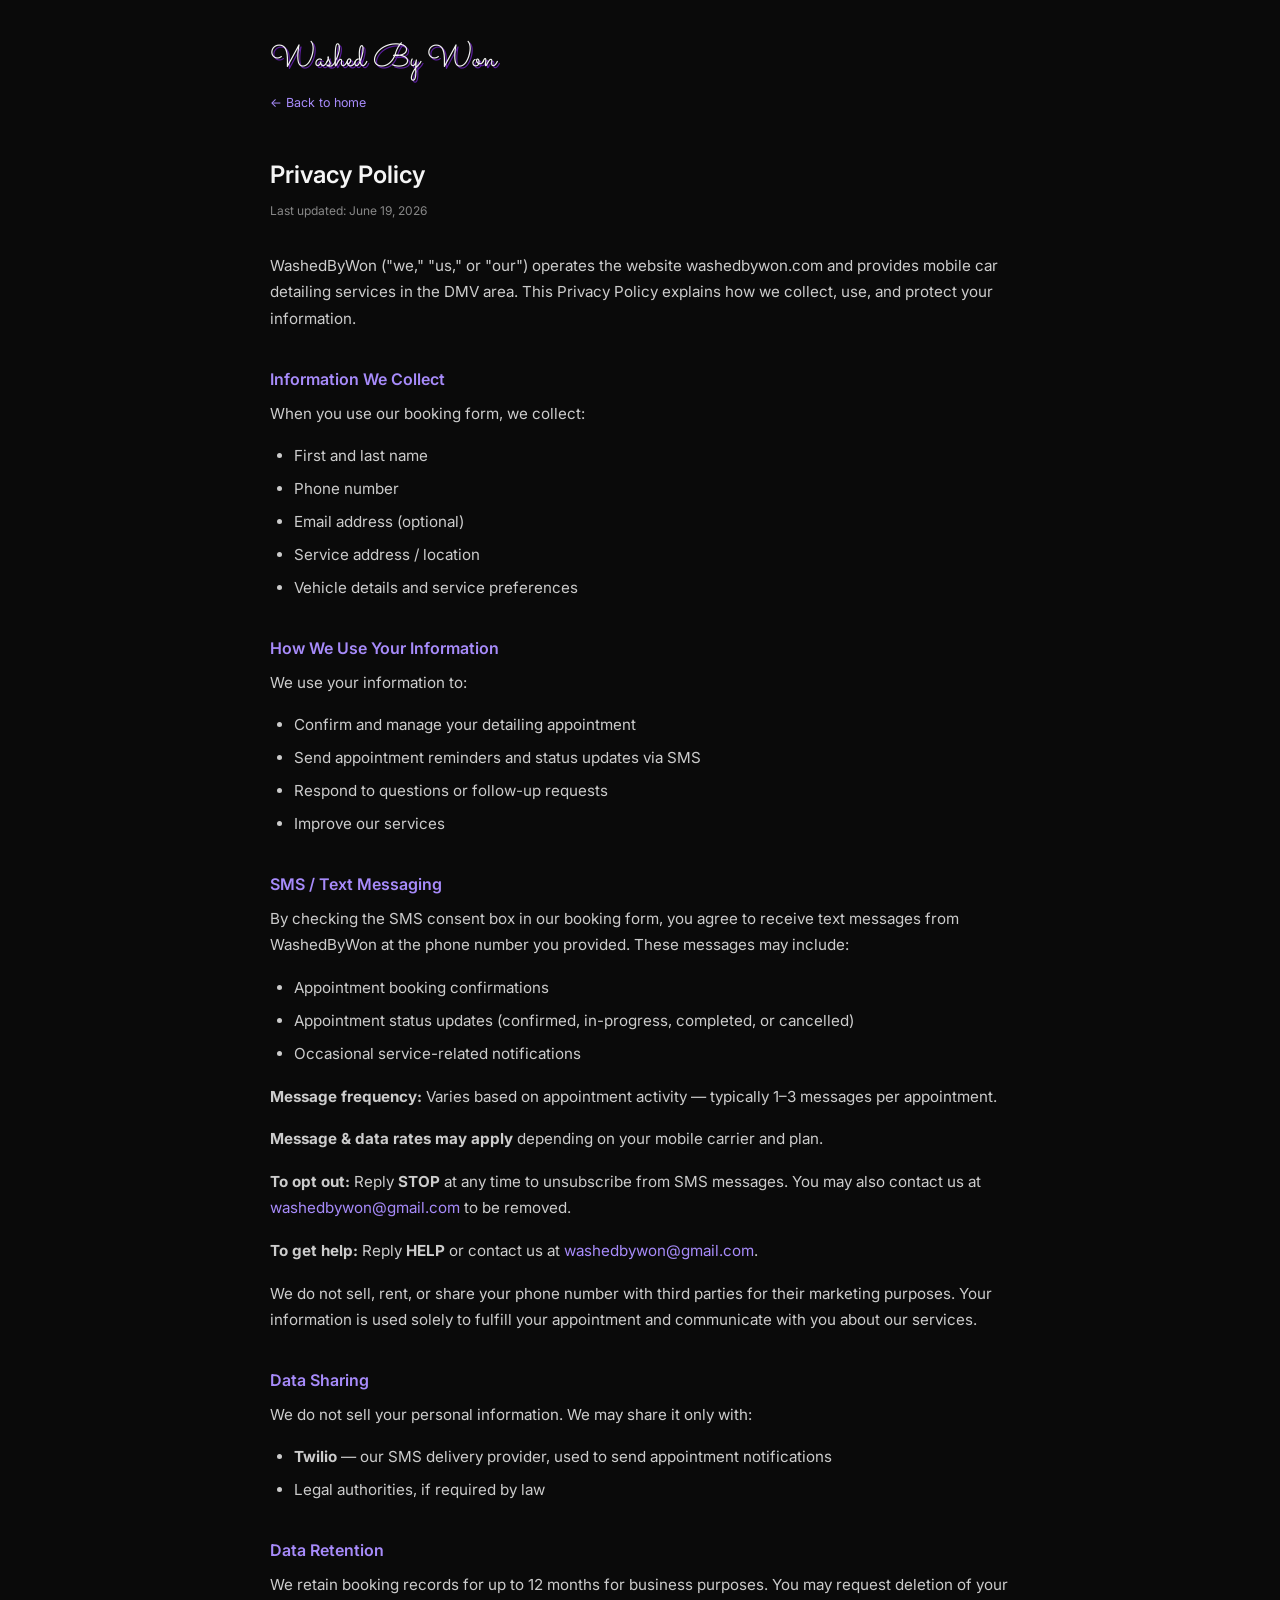
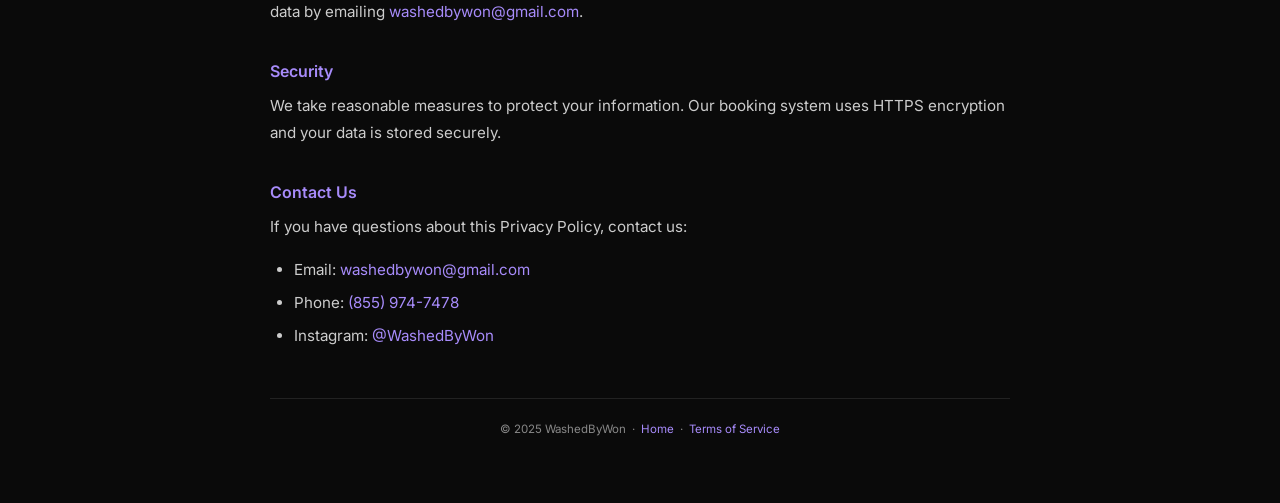
<file: privacy.html>
<!DOCTYPE html>
<html lang="en">
<head>
  <meta charset="UTF-8"/>
  <meta name="viewport" content="width=device-width, initial-scale=1.0"/>
  <title>Privacy Policy — WashedByWon</title>
  <link rel="preconnect" href="https://fonts.googleapis.com"/>
  <link href="https://fonts.googleapis.com/css2?family=Sacramento&family=Inter:wght@300;400;500;600&display=swap" rel="stylesheet"/>
  <style>
    :root{--black:#0a0a0a;--gray:#111;--purple:#5c1f9e;--purple-light:#a78bfa;--white:#f5f5f5;--muted:#888;--border:#222}
    *{box-sizing:border-box;margin:0;padding:0}
    body{background:var(--black);color:var(--white);font-family:'Inter',sans-serif;font-size:0.95rem;line-height:1.75;padding:2rem 1.25rem 4rem}
    .wrap{max-width:740px;margin:0 auto}
    .logo{font-family:'Sacramento',cursive;font-size:2rem;color:var(--white);text-shadow:2px 2px 0 var(--purple);display:block;margin-bottom:0.25rem;text-decoration:none}
    nav{margin-bottom:2.5rem;font-size:0.78rem;color:var(--muted)}
    nav a{color:var(--purple-light);text-decoration:none}
    h1{font-size:1.5rem;font-weight:600;margin-bottom:0.25rem}
    .updated{font-size:0.75rem;color:var(--muted);margin-bottom:2rem}
    h2{font-size:1rem;font-weight:600;margin:2rem 0 0.5rem;color:var(--purple-light)}
    p{color:#ccc;margin-bottom:1rem}
    ul{color:#ccc;padding-left:1.5rem;margin-bottom:1rem}
    ul li{margin-bottom:0.4rem}
    a{color:var(--purple-light);text-decoration:none}
    footer{margin-top:3rem;border-top:1px solid var(--border);padding-top:1.25rem;font-size:0.72rem;color:var(--muted);text-align:center}
    footer a{color:var(--purple-light)}
  </style>
</head>
<body>
<div class="wrap">
  <nav><a href="/" class="logo">Washed By Won</a> <a href="/">← Back to home</a></nav>

  <h1>Privacy Policy</h1>
  <div class="updated">Last updated: June 19, 2026</div>

  <p>WashedByWon ("we," "us," or "our") operates the website washedbywon.com and provides mobile car detailing services in the DMV area. This Privacy Policy explains how we collect, use, and protect your information.</p>

  <h2>Information We Collect</h2>
  <p>When you use our booking form, we collect:</p>
  <ul>
    <li>First and last name</li>
    <li>Phone number</li>
    <li>Email address (optional)</li>
    <li>Service address / location</li>
    <li>Vehicle details and service preferences</li>
  </ul>

  <h2>How We Use Your Information</h2>
  <p>We use your information to:</p>
  <ul>
    <li>Confirm and manage your detailing appointment</li>
    <li>Send appointment reminders and status updates via SMS</li>
    <li>Respond to questions or follow-up requests</li>
    <li>Improve our services</li>
  </ul>

  <h2>SMS / Text Messaging</h2>
  <p>By checking the SMS consent box in our booking form, you agree to receive text messages from WashedByWon at the phone number you provided. These messages may include:</p>
  <ul>
    <li>Appointment booking confirmations</li>
    <li>Appointment status updates (confirmed, in-progress, completed, or cancelled)</li>
    <li>Occasional service-related notifications</li>
  </ul>
  <p><strong>Message frequency:</strong> Varies based on appointment activity — typically 1–3 messages per appointment.</p>
  <p><strong>Message &amp; data rates may apply</strong> depending on your mobile carrier and plan.</p>
  <p><strong>To opt out:</strong> Reply <strong>STOP</strong> at any time to unsubscribe from SMS messages. You may also contact us at <a href="mailto:washedbywon@gmail.com">washedbywon@gmail.com</a> to be removed.</p>
  <p><strong>To get help:</strong> Reply <strong>HELP</strong> or contact us at <a href="mailto:washedbywon@gmail.com">washedbywon@gmail.com</a>.</p>
  <p>We do not sell, rent, or share your phone number with third parties for their marketing purposes. Your information is used solely to fulfill your appointment and communicate with you about our services.</p>

  <h2>Data Sharing</h2>
  <p>We do not sell your personal information. We may share it only with:</p>
  <ul>
    <li><strong>Twilio</strong> — our SMS delivery provider, used to send appointment notifications</li>
    <li>Legal authorities, if required by law</li>
  </ul>

  <h2>Data Retention</h2>
  <p>We retain booking records for up to 12 months for business purposes. You may request deletion of your data by emailing <a href="mailto:washedbywon@gmail.com">washedbywon@gmail.com</a>.</p>

  <h2>Security</h2>
  <p>We take reasonable measures to protect your information. Our booking system uses HTTPS encryption and your data is stored securely.</p>

  <h2>Contact Us</h2>
  <p>If you have questions about this Privacy Policy, contact us:</p>
  <ul>
    <li>Email: <a href="mailto:washedbywon@gmail.com">washedbywon@gmail.com</a></li>
    <li>Phone: <a href="tel:+18559747478">(855) 974-7478</a></li>
    <li>Instagram: <a href="https://instagram.com/WashedByWon" target="_blank" rel="noopener">@WashedByWon</a></li>
  </ul>

  <footer>
    &copy; 2025 WashedByWon &nbsp;·&nbsp; <a href="/">Home</a> &nbsp;·&nbsp; <a href="/terms.html">Terms of Service</a>
  </footer>
</div>
</body>
</html>
</file>
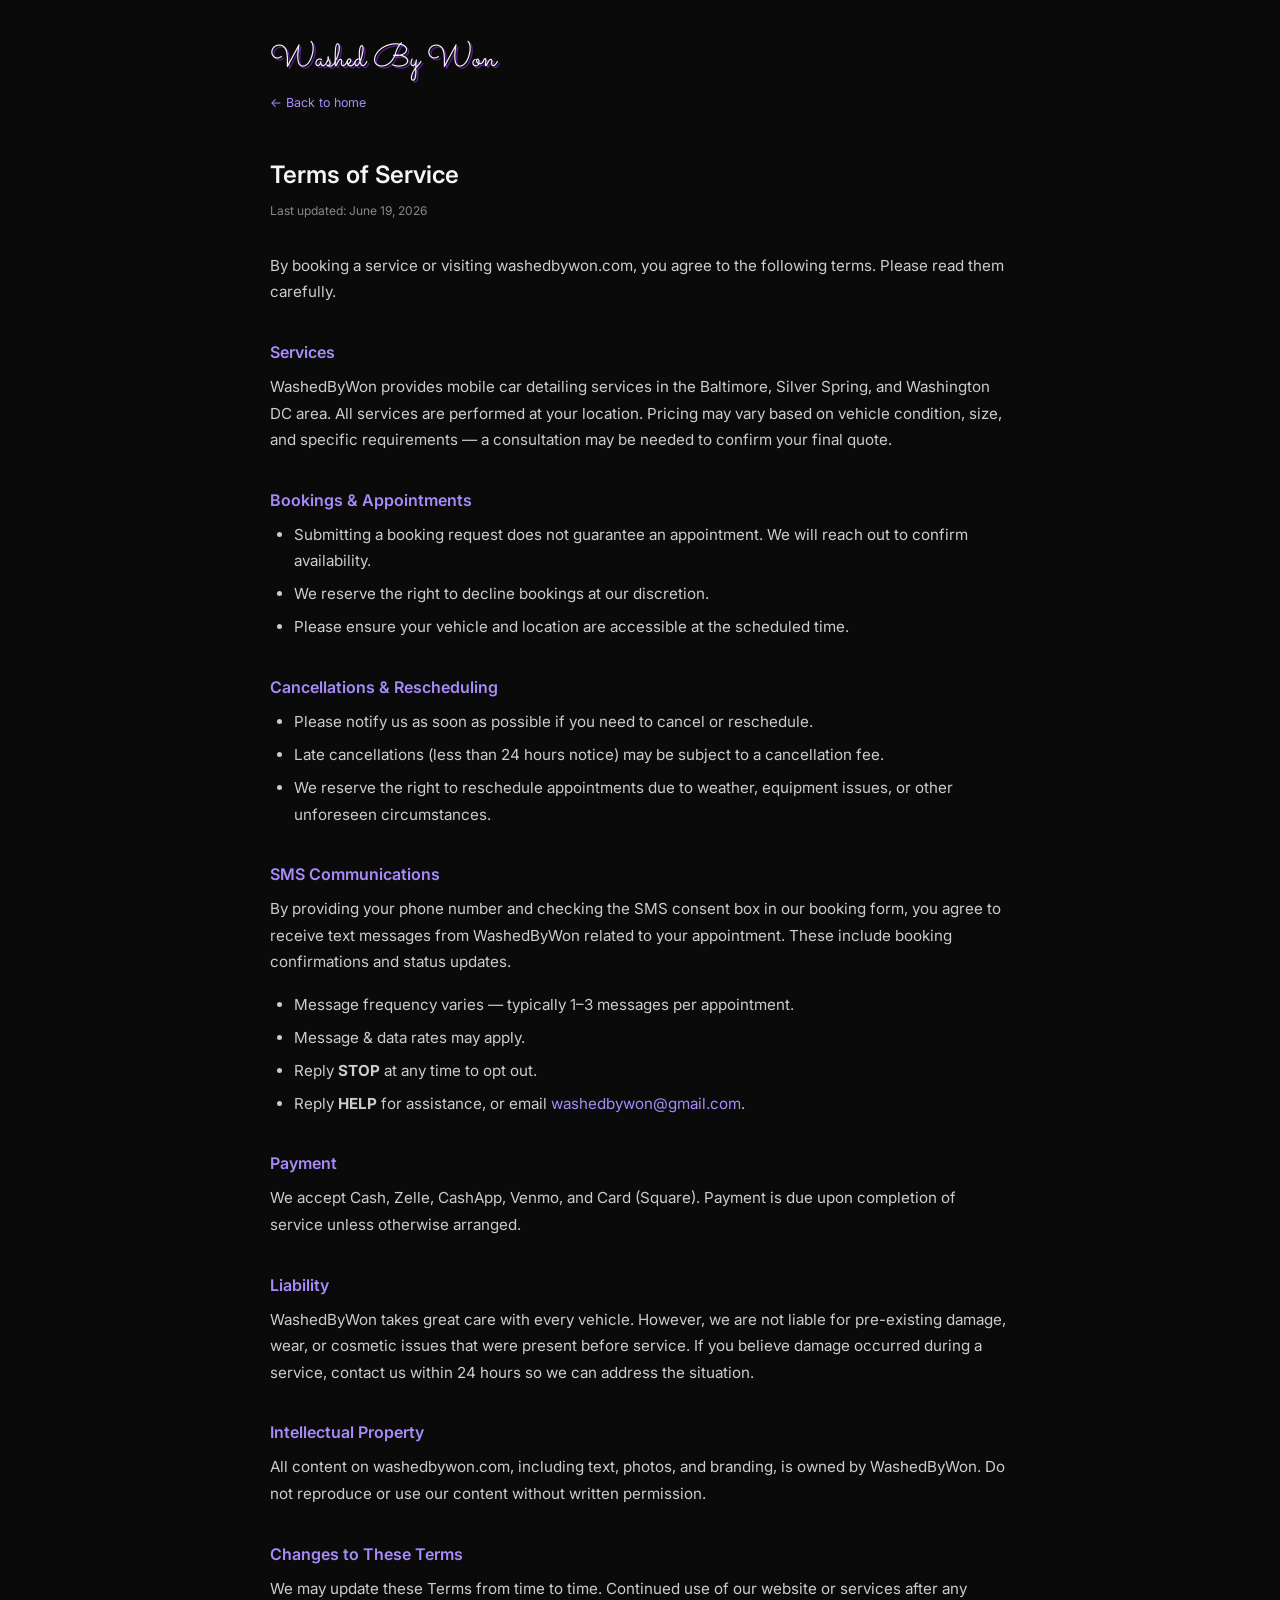
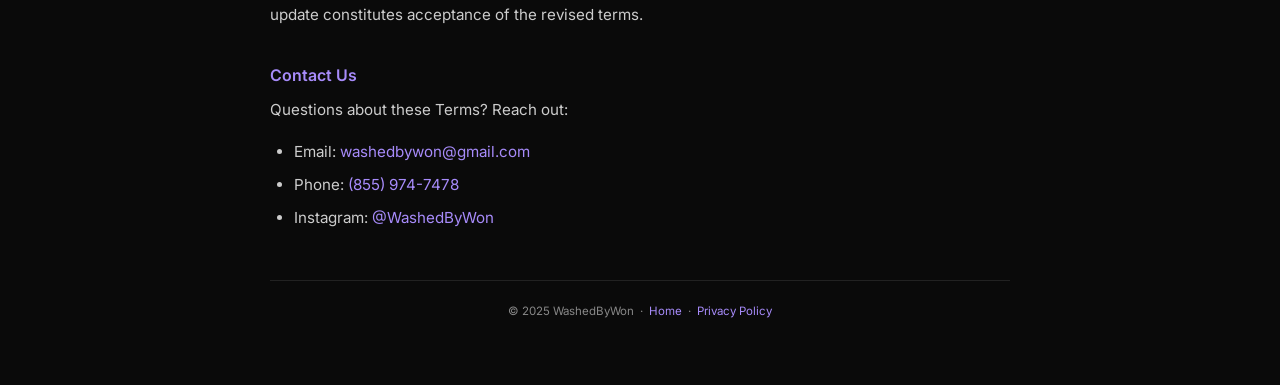
<file: terms.html>
<!DOCTYPE html>
<html lang="en">
<head>
  <meta charset="UTF-8"/>
  <meta name="viewport" content="width=device-width, initial-scale=1.0"/>
  <title>Terms of Service — WashedByWon</title>
  <link rel="preconnect" href="https://fonts.googleapis.com"/>
  <link href="https://fonts.googleapis.com/css2?family=Sacramento&family=Inter:wght@300;400;500;600&display=swap" rel="stylesheet"/>
  <style>
    :root{--black:#0a0a0a;--gray:#111;--purple:#5c1f9e;--purple-light:#a78bfa;--white:#f5f5f5;--muted:#888;--border:#222}
    *{box-sizing:border-box;margin:0;padding:0}
    body{background:var(--black);color:var(--white);font-family:'Inter',sans-serif;font-size:0.95rem;line-height:1.75;padding:2rem 1.25rem 4rem}
    .wrap{max-width:740px;margin:0 auto}
    .logo{font-family:'Sacramento',cursive;font-size:2rem;color:var(--white);text-shadow:2px 2px 0 var(--purple);display:block;margin-bottom:0.25rem;text-decoration:none}
    nav{margin-bottom:2.5rem;font-size:0.78rem;color:var(--muted)}
    nav a{color:var(--purple-light);text-decoration:none}
    h1{font-size:1.5rem;font-weight:600;margin-bottom:0.25rem}
    .updated{font-size:0.75rem;color:var(--muted);margin-bottom:2rem}
    h2{font-size:1rem;font-weight:600;margin:2rem 0 0.5rem;color:var(--purple-light)}
    p{color:#ccc;margin-bottom:1rem}
    ul{color:#ccc;padding-left:1.5rem;margin-bottom:1rem}
    ul li{margin-bottom:0.4rem}
    a{color:var(--purple-light);text-decoration:none}
    footer{margin-top:3rem;border-top:1px solid var(--border);padding-top:1.25rem;font-size:0.72rem;color:var(--muted);text-align:center}
    footer a{color:var(--purple-light)}
  </style>
</head>
<body>
<div class="wrap">
  <nav><a href="/" class="logo">Washed By Won</a> <a href="/">← Back to home</a></nav>

  <h1>Terms of Service</h1>
  <div class="updated">Last updated: June 19, 2026</div>

  <p>By booking a service or visiting washedbywon.com, you agree to the following terms. Please read them carefully.</p>

  <h2>Services</h2>
  <p>WashedByWon provides mobile car detailing services in the Baltimore, Silver Spring, and Washington DC area. All services are performed at your location. Pricing may vary based on vehicle condition, size, and specific requirements — a consultation may be needed to confirm your final quote.</p>

  <h2>Bookings & Appointments</h2>
  <ul>
    <li>Submitting a booking request does not guarantee an appointment. We will reach out to confirm availability.</li>
    <li>We reserve the right to decline bookings at our discretion.</li>
    <li>Please ensure your vehicle and location are accessible at the scheduled time.</li>
  </ul>

  <h2>Cancellations & Rescheduling</h2>
  <ul>
    <li>Please notify us as soon as possible if you need to cancel or reschedule.</li>
    <li>Late cancellations (less than 24 hours notice) may be subject to a cancellation fee.</li>
    <li>We reserve the right to reschedule appointments due to weather, equipment issues, or other unforeseen circumstances.</li>
  </ul>

  <h2>SMS Communications</h2>
  <p>By providing your phone number and checking the SMS consent box in our booking form, you agree to receive text messages from WashedByWon related to your appointment. These include booking confirmations and status updates.</p>
  <ul>
    <li>Message frequency varies — typically 1–3 messages per appointment.</li>
    <li>Message &amp; data rates may apply.</li>
    <li>Reply <strong>STOP</strong> at any time to opt out.</li>
    <li>Reply <strong>HELP</strong> for assistance, or email <a href="mailto:washedbywon@gmail.com">washedbywon@gmail.com</a>.</li>
  </ul>

  <h2>Payment</h2>
  <p>We accept Cash, Zelle, CashApp, Venmo, and Card (Square). Payment is due upon completion of service unless otherwise arranged.</p>

  <h2>Liability</h2>
  <p>WashedByWon takes great care with every vehicle. However, we are not liable for pre-existing damage, wear, or cosmetic issues that were present before service. If you believe damage occurred during a service, contact us within 24 hours so we can address the situation.</p>

  <h2>Intellectual Property</h2>
  <p>All content on washedbywon.com, including text, photos, and branding, is owned by WashedByWon. Do not reproduce or use our content without written permission.</p>

  <h2>Changes to These Terms</h2>
  <p>We may update these Terms from time to time. Continued use of our website or services after any update constitutes acceptance of the revised terms.</p>

  <h2>Contact Us</h2>
  <p>Questions about these Terms? Reach out:</p>
  <ul>
    <li>Email: <a href="mailto:washedbywon@gmail.com">washedbywon@gmail.com</a></li>
    <li>Phone: <a href="tel:+18559747478">(855) 974-7478</a></li>
    <li>Instagram: <a href="https://instagram.com/WashedByWon" target="_blank" rel="noopener">@WashedByWon</a></li>
  </ul>

  <footer>
    &copy; 2025 WashedByWon &nbsp;·&nbsp; <a href="/">Home</a> &nbsp;·&nbsp; <a href="/privacy.html">Privacy Policy</a>
  </footer>
</div>
</body>
</html>
</file>
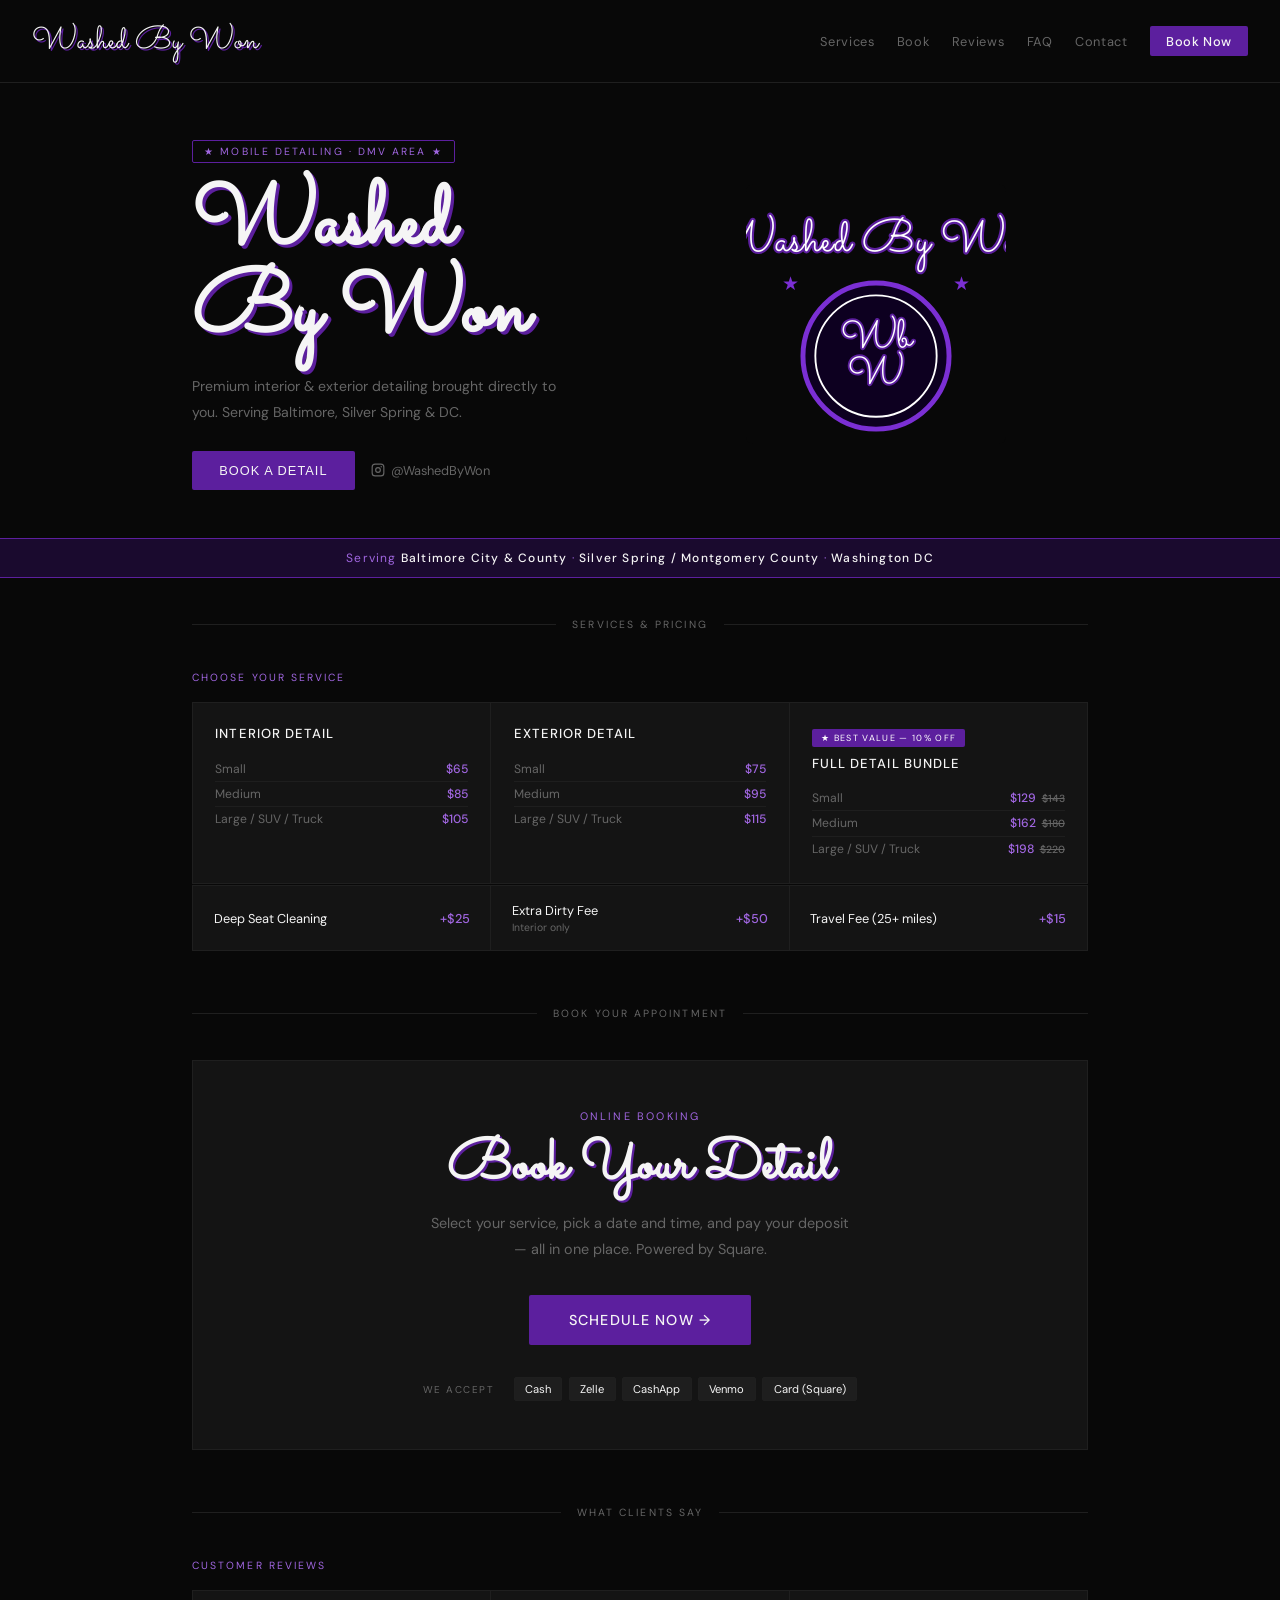
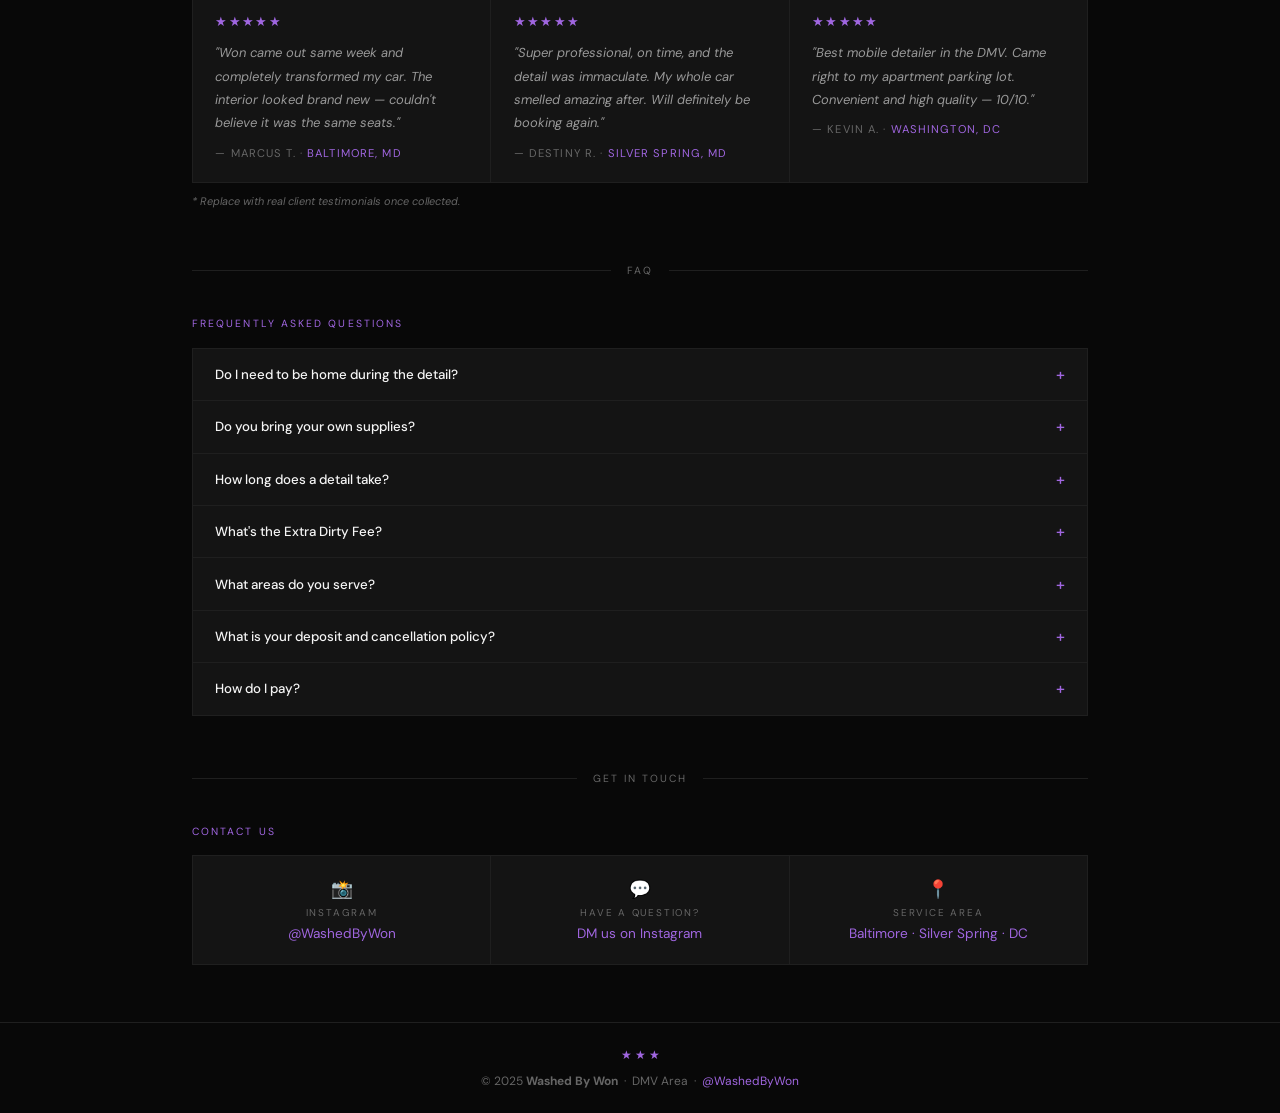
<file: washedbywon.html>
<!DOCTYPE html>
<html lang="en">
<head>
<meta charset="UTF-8">
<meta name="viewport" content="width=device-width, initial-scale=1.0">
<title>WashedByWon</title>
<link href="https://fonts.googleapis.com/css2?family=Sacramento&family=DM+Sans:wght@300;400;500&display=swap" rel="stylesheet">

<!--
=============================================================
  WASHEDBYWON — FULL WEBSITE SOURCE
  Business: Mobile car detailing, DMV area
  Instagram: @WashedByWon
  Service area: Baltimore City/County, Silver Spring/
                Montgomery County, Washington DC

  BRAND:
    - Black background (#080808)
    - White script logo font (Sacramento)
    - Purple accent (#5c1f9e / #7b2fd4 / #a066e0)
    - Logo: "Washed By Won" script top, purple stars,
            double-ring circle emblem with "Wb/W" inside

  SERVICES & PRICING:
    Interior Detail:
      Small $65 | Medium $85 | Large/SUV/Truck $105
    Exterior Detail:
      Small $75 | Medium $95 | Large/SUV/Truck $115
    Full Detail Bundle (10% off combined):
      Small $129 (was $143) | Medium $162 (was $180) | Large $198 (was $220)

  ADD-ONS (all services):
    Deep Seat Cleaning: +$25
    Extra Dirty Fee: +$50 (interior only, note displayed)
    Travel Fee (25+ miles): +$15

  PAYMENT: Cash, Zelle, CashApp, Venmo, Card (Square)

  CALENDAR BOOKING:
    Available days: Mon, Wed, Fri, Sat (DOW: 1,3,5,6)
    Available times: 9AM–4PM (hourly slots)
    -- Replace with real availability before launch --

  SECTIONS: Hero, Area Strip, Services, Booking (calendar),
            Testimonials (placeholder), FAQ, Contact, Footer

  TO DO BEFORE LAUNCH:
    1. Replace placeholder testimonials with real ones
    2. Set real available days/times in JS (availableDOW, availableTimes)
    3. Connect booking form to backend (email/SMS notification)
       — recommend Square Appointments or Calendly embed
    4. Add real before/after photo gallery once M3 shoot is done
    5. Add phone number to contact section
    6. Publish via GitHub Pages (free) or Squarespace/Wix
=============================================================
-->

<style>
*,*::before,*::after{box-sizing:border-box;margin:0;padding:0}
:root{
  --black:#080808;
  --white:#f5f5f5;
  --purple:#5c1f9e;
  --purple-bright:#7b2fd4;
  --purple-light:#a066e0;
  --purple-faint:#1a0a2e;
  --gray:#141414;
  --mid:#1e1e1e;
  --muted:#666;
  --border:#1f1f1f;
}
body{font-family:'DM Sans',sans-serif;background:var(--black);color:var(--white);min-height:100vh}

/* ── NAV ── */
nav{display:flex;justify-content:space-between;align-items:center;padding:1.1rem 2rem;border-bottom:1px solid var(--border);position:sticky;top:0;background:var(--black);z-index:100}
.logo-text{font-family:'Sacramento',cursive;font-size:2rem;color:var(--white);text-shadow:2px 2px 0 var(--purple)}
.nav-links{display:flex;gap:1.4rem;align-items:center}
.nav-links a{color:var(--muted);text-decoration:none;font-size:0.8rem;letter-spacing:0.05em;transition:color 0.2s}
.nav-links a:hover{color:var(--white)}
.nav-cta{background:var(--purple);color:var(--white)!important;padding:0.4rem 1rem;border-radius:2px;font-weight:500}

/* ── HERO ── */
.hero{padding:3.5rem 2rem 3rem;max-width:960px;margin:0 auto;display:grid;grid-template-columns:1fr 1fr;gap:3rem;align-items:center}
.hero-tag{display:inline-block;font-size:0.65rem;letter-spacing:0.2em;text-transform:uppercase;color:var(--purple-light);border:1px solid var(--purple);padding:0.25rem 0.7rem;border-radius:2px;margin-bottom:1.2rem}
h1{font-family:'Sacramento',cursive;font-size:clamp(3.5rem,7vw,5.5rem);line-height:1;text-shadow:3px 3px 0 var(--purple);margin-bottom:1rem}
.hero p{font-size:0.88rem;color:var(--muted);line-height:1.8;margin-bottom:1.6rem;max-width:380px}
.hero-actions{display:flex;gap:1rem;align-items:center;flex-wrap:wrap}
.btn{background:var(--purple);color:var(--white);padding:0.75rem 1.7rem;font-size:0.8rem;font-weight:500;letter-spacing:0.08em;text-transform:uppercase;border:none;cursor:pointer;border-radius:2px;transition:background 0.2s;text-decoration:none;display:inline-block}
.btn:hover{background:var(--purple-bright)}
.ig-link{color:var(--muted);font-size:0.8rem;text-decoration:none;display:flex;align-items:center;gap:0.4rem;transition:color 0.2s}
.ig-link:hover{color:var(--purple-light)}
.logo-col{display:flex;justify-content:center;align-items:center}

/* ── AREA STRIP ── */
.area-strip{background:var(--purple-faint);border-top:1px solid var(--purple);border-bottom:1px solid var(--purple);padding:0.7rem 2rem;text-align:center;font-size:0.75rem;letter-spacing:0.1em;color:var(--purple-light)}
.area-strip span{color:var(--white);font-weight:500}

/* ── LAYOUT UTILITIES ── */
.divider{display:flex;align-items:center;gap:1rem;padding:0 2rem;max-width:960px;margin:0 auto 2.5rem}
.dl{flex:1;height:1px;background:var(--border)}
.dt{font-size:0.65rem;letter-spacing:0.2em;color:var(--muted);text-transform:uppercase}
.section{max-width:960px;margin:0 auto;padding:0 2rem 3.5rem}
.section-label{font-size:0.65rem;letter-spacing:0.2em;text-transform:uppercase;color:var(--purple-light);margin-bottom:1.1rem}

/* ── SERVICES ── */
.services-grid{display:grid;grid-template-columns:repeat(3,1fr);gap:1px;background:var(--border);border:1px solid var(--border)}
.scard{background:var(--gray);padding:1.4rem;cursor:pointer;position:relative;transition:background 0.2s}
.scard:hover{background:var(--mid)}
.scard.sel{background:var(--mid);outline:2px solid var(--purple);outline-offset:-2px}
.scard h3{font-size:0.82rem;font-weight:500;letter-spacing:0.08em;text-transform:uppercase;margin-bottom:0.9rem}
.pr{display:flex;justify-content:space-between;font-size:0.76rem;color:var(--muted);padding:0.26rem 0;border-bottom:1px solid #1e1e1e}
.pr:last-child{border-bottom:none}
.pr span:last-child{color:var(--purple-light);font-weight:500}
.chk{position:absolute;top:0.9rem;right:0.9rem;width:18px;height:18px;border-radius:50%;background:var(--purple);display:none;align-items:center;justify-content:center;font-size:9px}
.scard.sel .chk{display:flex}
.btag{display:inline-block;background:var(--purple);color:#fff;font-size:0.56rem;letter-spacing:0.15em;text-transform:uppercase;padding:0.16rem 0.55rem;margin-bottom:0.5rem;border-radius:2px}
.orig{color:var(--muted);font-size:0.65rem;text-decoration:line-through;margin-left:3px}

/* ── ADD-ONS ── */
.addon-grid{display:grid;grid-template-columns:repeat(auto-fit,minmax(190px,1fr));gap:1px;background:var(--border);border:1px solid var(--border)}
.acard{background:var(--gray);padding:1rem 1.3rem;cursor:pointer;display:flex;justify-content:space-between;align-items:center;transition:background 0.2s;gap:0.5rem}
.acard:hover{background:var(--mid)}
.acard.sel{background:var(--mid);outline:2px solid var(--purple);outline-offset:-2px}
.aname{font-size:0.8rem}
.asub{font-size:0.65rem;color:var(--muted);margin-top:2px}
.aprice{font-size:0.8rem;color:var(--purple-light);font-weight:500;flex-shrink:0}

/* ── BOOKING / CALENDAR ── */
.booking-layout{display:grid;grid-template-columns:1fr 1fr;gap:1.5rem}
.cal-box{background:var(--gray);border:1px solid var(--border);padding:1.4rem}
.cal-header{display:flex;justify-content:space-between;align-items:center;margin-bottom:1.1rem}
.cal-month{font-size:0.88rem;font-weight:500}
.cal-nav{background:none;border:1px solid var(--border);color:var(--white);padding:0.28rem 0.65rem;cursor:pointer;border-radius:2px;font-size:0.78rem;transition:background 0.2s}
.cal-nav:hover{background:var(--mid)}
.cdh{display:grid;grid-template-columns:repeat(7,1fr);gap:2px;margin-bottom:5px}
.cdl{text-align:center;font-size:0.58rem;letter-spacing:0.08em;color:var(--muted);text-transform:uppercase;padding:0.18rem 0}
.cgrid{display:grid;grid-template-columns:repeat(7,1fr);gap:3px}
.cday{aspect-ratio:1;display:flex;align-items:center;justify-content:center;font-size:0.72rem;border-radius:2px;color:var(--muted)}
.cday.past{color:#222}
.cday.avail{background:var(--purple-faint);color:var(--purple-light);cursor:pointer;border:1px solid var(--purple);transition:background 0.15s}
.cday.avail:hover{background:var(--purple);color:#fff}
.cday.selday{background:var(--purple)!important;color:#fff!important;font-weight:500}
.cday.unavail{color:#1e1e1e}
.tslots{margin-top:0.9rem}
.tlabel{font-size:0.62rem;letter-spacing:0.15em;text-transform:uppercase;color:var(--muted);margin-bottom:0.5rem}
.sgrid{display:grid;grid-template-columns:repeat(4,1fr);gap:4px}
.slot{background:var(--gray);border:1px solid var(--border);color:var(--muted);padding:0.38rem 0.2rem;text-align:center;font-size:0.7rem;border-radius:2px;cursor:default}
.slot.open{color:var(--purple-light);border-color:var(--purple);cursor:pointer;transition:all 0.15s}
.slot.open:hover{background:var(--purple);color:#fff}
.slot.selslot{background:var(--purple);color:#fff;border-color:var(--purple)}

/* ── BOOKING FORM ── */
.form-box{background:var(--gray);border:1px solid var(--border);padding:1.4rem}
.fg{display:grid;grid-template-columns:1fr 1fr;gap:0.9rem;margin-bottom:0.9rem}
.fgrp{display:flex;flex-direction:column;gap:0.32rem}
.fgrp.full{grid-column:1/-1}
label{font-size:0.62rem;letter-spacing:0.15em;text-transform:uppercase;color:var(--muted)}
input,select,textarea{background:var(--black);border:1px solid #2a2a2a;color:var(--white);padding:0.62rem 0.85rem;font-family:'DM Sans',sans-serif;font-size:0.83rem;border-radius:2px;outline:none;transition:border-color 0.2s;width:100%}
input:focus,select:focus,textarea:focus{border-color:var(--purple)}
textarea{resize:vertical;min-height:65px}
select option{background:#111}

/* ── SUMMARY BAR ── */
.sumbar{background:var(--purple-faint);border:1px solid var(--purple);padding:0.9rem 1.2rem;display:flex;justify-content:space-between;align-items:center;margin-bottom:1.2rem;flex-wrap:wrap;gap:0.6rem}
.slabel{font-size:0.62rem;letter-spacing:0.15em;text-transform:uppercase;color:var(--purple-light);margin-bottom:0.15rem}
.sval{font-size:0.9rem;font-weight:500;color:var(--white)}
.sval.price{color:var(--purple-light);font-size:1.2rem}

/* ── PAYMENT ── */
.paystrip{background:var(--gray);border:1px solid var(--border);padding:1rem 1.3rem;display:flex;align-items:center;gap:1.2rem;flex-wrap:wrap;margin-top:1px}
.plabel{font-size:0.62rem;letter-spacing:0.15em;text-transform:uppercase;color:var(--muted);flex-shrink:0}
.pbadges{display:flex;gap:0.4rem;flex-wrap:wrap}
.pbadge{background:var(--mid);border:1px solid var(--border);color:var(--white);font-size:0.7rem;padding:0.25rem 0.65rem;border-radius:2px}

/* ── TESTIMONIALS ── */
.tgrid{display:grid;grid-template-columns:repeat(auto-fit,minmax(230px,1fr));gap:1px;background:var(--border);border:1px solid var(--border)}
.tcard{background:var(--gray);padding:1.4rem}
.stars{color:var(--purple-light);font-size:0.8rem;margin-bottom:0.7rem;letter-spacing:0.1em}
.tcard p{font-size:0.81rem;color:#999;line-height:1.8;margin-bottom:0.7rem;font-style:italic}
.tauthor{font-size:0.7rem;letter-spacing:0.1em;text-transform:uppercase;color:var(--muted)}
.tauthor span{color:var(--purple-light)}

/* ── FAQ ── */
.faqlist{display:flex;flex-direction:column;gap:1px;background:var(--border);border:1px solid var(--border)}
.faqitem{background:var(--gray)}
.faqq{padding:0.95rem 1.4rem;font-size:0.83rem;font-weight:500;cursor:pointer;display:flex;justify-content:space-between;align-items:center;transition:background 0.2s;user-select:none;gap:1rem}
.faqq:hover{background:var(--mid)}
.faqicon{color:var(--purple-light);font-size:1rem;transition:transform 0.2s;flex-shrink:0}
.faqa{display:none;padding:0 1.4rem 0.95rem;font-size:0.8rem;color:var(--muted);line-height:1.8}
.faqitem.open .faqa{display:block}
.faqitem.open .faqicon{transform:rotate(45deg)}

/* ── CONTACT ── */
.cgrid2{display:grid;grid-template-columns:repeat(auto-fit,minmax(190px,1fr));gap:1px;background:var(--border);border:1px solid var(--border);margin-bottom:1px}
.ccard{background:var(--gray);padding:1.4rem;text-align:center}
.ccard a{color:var(--purple-light);text-decoration:none;font-size:0.85rem;display:block;margin-top:0.35rem}
.ccard a:hover{color:var(--white)}
.clabel{font-size:0.62rem;letter-spacing:0.18em;text-transform:uppercase;color:var(--muted)}
.cicon{font-size:1.1rem;margin-bottom:0.35rem}

/* ── SUCCESS SCREEN ── */
.success{display:none;text-align:center;padding:4rem 2rem}
.sicon{width:56px;height:56px;border-radius:50%;background:var(--purple);display:flex;align-items:center;justify-content:center;margin:0 auto 1.1rem;font-size:1.2rem}
.success h2{font-family:'Sacramento',cursive;font-size:2.8rem;margin-bottom:0.7rem;text-shadow:2px 2px 0 var(--purple)}
.success p{color:var(--muted);max-width:340px;margin:0 auto;line-height:1.8}

/* ── FOOTER ── */
footer{border-top:1px solid var(--border);padding:1.5rem 2rem;text-align:center;font-size:0.75rem;color:var(--muted)}
footer a{color:var(--purple-light);text-decoration:none}

/* ── RESPONSIVE ── */
@media(max-width:680px){
  .hero{grid-template-columns:1fr}
  .logo-col{display:none}
  .services-grid{grid-template-columns:1fr}
  .booking-layout{grid-template-columns:1fr}
  .fg{grid-template-columns:1fr}
  .nav-links{gap:0.75rem}
  .nav-links a{font-size:0.72rem}
}
</style>
</head>
<body>

<!-- ═══════════════════════════════════════
     NAV
════════════════════════════════════════ -->
<nav>
  <div class="logo-text">Washed By Won</div>
  <div class="nav-links">
    <a href="#services">Services</a>
    <a href="https://app.squareup.com/appointments/book/g7w3mmyql7woni/L5S1NPG5G8934/start" target="_blank">Book</a>
    <a href="#reviews">Reviews</a>
    <a href="#faq">FAQ</a>
    <a href="#contact">Contact</a>
    <a href="https://app.squareup.com/appointments/book/g7w3mmyql7woni/L5S1NPG5G8934/start" target="_blank" class="nav-cta">Book Now</a>
  </div>
</nav>

<!-- ═══════════════════════════════════════
     HERO
════════════════════════════════════════ -->
<section class="hero">
  <div>
    <div class="hero-tag">★ Mobile Detailing · DMV Area ★</div>
    <h1>Washed<br>By Won</h1>
    <p>Premium interior & exterior detailing brought directly to you. Serving Baltimore, Silver Spring & DC.</p>
    <div class="hero-actions">
      <button class="btn" onclick="window.open('https://app.squareup.com/appointments/book/g7w3mmyql7woni/L5S1NPG5G8934/start','_blank')">Book a Detail</button>
      <a href="https://instagram.com/WashedByWon" class="ig-link" target="_blank">
        <svg width="14" height="14" viewBox="0 0 24 24" fill="none" stroke="currentColor" stroke-width="2">
          <rect x="2" y="2" width="20" height="20" rx="5"/>
          <circle cx="12" cy="12" r="4"/>
          <circle cx="17.5" cy="6.5" r="1.2" fill="currentColor" stroke="none"/>
        </svg>
        @WashedByWon
      </a>
    </div>
  </div>

  <!-- LOGO — faithful SVG recreation of WashedByWon logo -->
  <div class="logo-col">
    <svg viewBox="0 0 420 420" xmlns="http://www.w3.org/2000/svg" width="260" height="260">
      <rect width="420" height="420" fill="#080808" rx="12"/>
      <!-- "Washed By Won" script lettering -->
      <text x="210" y="108"
        font-family="Sacramento, cursive" font-size="74" fill="white"
        text-anchor="middle" stroke="#5c1f9e" stroke-width="7"
        paint-order="stroke" letter-spacing="1">Washed By Won</text>
      <!-- Purple stars -->
      <text x="72"  y="172" font-size="30" fill="#7b2fd4" text-anchor="middle">★</text>
      <text x="348" y="172" font-size="30" fill="#7b2fd4" text-anchor="middle">★</text>
      <!-- Outer purple ring -->
      <circle cx="210" cy="278" r="118" fill="#0d0020" stroke="#7b2fd4" stroke-width="8"/>
      <!-- Inner white ring -->
      <circle cx="210" cy="278" r="98"  fill="none"    stroke="white"   stroke-width="3"/>
      <!-- Wb monogram -->
      <text x="210" y="263"
        font-family="Sacramento, cursive" font-size="64" fill="white"
        text-anchor="middle" stroke="#5c1f9e" stroke-width="6"
        paint-order="stroke">Wb</text>
      <!-- W monogram -->
      <text x="210" y="322"
        font-family="Sacramento, cursive" font-size="64" fill="white"
        text-anchor="middle" stroke="#5c1f9e" stroke-width="6"
        paint-order="stroke">W</text>
    </svg>
  </div>
</section>

<!-- ═══════════════════════════════════════
     SERVICE AREA STRIP
════════════════════════════════════════ -->
<div class="area-strip">
  Serving <span>Baltimore City & County</span> ·
  <span>Silver Spring / Montgomery County</span> ·
  <span>Washington DC</span>
</div>

<!-- ═══════════════════════════════════════
     SERVICES & PRICING
════════════════════════════════════════ -->
<div style="height:2.5rem"></div>
<div class="divider"><div class="dl"></div><div class="dt">Services & Pricing</div><div class="dl"></div></div>
<section class="section" id="services">
  <div class="section-label">Choose your service</div>
  <div class="services-grid">

    <!-- Interior -->
    <div class="scard" onclick="selectService(this,'Interior Detail')">
      <div class="chk">✓</div>
      <h3>Interior Detail</h3>
      <div class="pr"><span>Small</span><span>$65</span></div>
      <div class="pr"><span>Medium</span><span>$85</span></div>
      <div class="pr"><span>Large / SUV / Truck</span><span>$105</span></div>
    </div>

    <!-- Exterior -->
    <div class="scard" onclick="selectService(this,'Exterior Detail')">
      <div class="chk">✓</div>
      <h3>Exterior Detail</h3>
      <div class="pr"><span>Small</span><span>$75</span></div>
      <div class="pr"><span>Medium</span><span>$95</span></div>
      <div class="pr"><span>Large / SUV / Truck</span><span>$115</span></div>
    </div>

    <!-- Bundle — 10% off combined price -->
    <div class="scard" onclick="selectService(this,'Full Detail Bundle')">
      <div class="chk">✓</div>
      <div class="btag">★ Best Value — 10% Off</div>
      <h3>Full Detail Bundle</h3>
      <div class="pr"><span>Small</span><span>$129 <s class="orig">$143</s></span></div>
      <div class="pr"><span>Medium</span><span>$162 <s class="orig">$180</s></span></div>
      <div class="pr"><span>Large / SUV / Truck</span><span>$198 <s class="orig">$220</s></span></div>
    </div>
  </div>

  <!-- Add-ons -->
  <div style="margin-top:1px">
    <div class="addon-grid">
      <div class="acard" onclick="toggleAddon(this,'Deep Seat Cleaning',25)">
        <div><div class="aname">Deep Seat Cleaning</div></div>
        <span class="aprice">+$25</span>
      </div>
      <div class="acard" onclick="toggleAddon(this,'Extra Dirty Fee',50)">
        <div>
          <div class="aname">Extra Dirty Fee</div>
          <div class="asub">Interior only</div>
        </div>
        <span class="aprice">+$50</span>
      </div>
      <div class="acard" onclick="toggleAddon(this,'Travel Fee (25+ mi)',15)">
        <div><div class="aname">Travel Fee (25+ miles)</div></div>
        <span class="aprice">+$15</span>
      </div>
    </div>
  </div>
</section>

<!-- ═══════════════════════════════════════
     BOOKING — CALENDAR + FORM
════════════════════════════════════════ -->
<div class="divider"><div class="dl"></div><div class="dt">Book Your Appointment</div><div class="dl"></div></div>
<section class="section" id="book">
  <div style="background:var(--gray);border:1px solid var(--border);padding:3rem 2rem;text-align:center;">
    <div style="font-size:0.68rem;letter-spacing:0.2em;text-transform:uppercase;color:var(--purple-light);margin-bottom:1rem">Online Booking</div>
    <h2 style="font-family:'Sacramento',cursive;font-size:3.5rem;line-height:1;text-shadow:2px 2px 0 var(--purple);margin-bottom:1rem">Book Your Detail</h2>
    <p style="color:var(--muted);font-size:0.9rem;line-height:1.8;max-width:420px;margin:0 auto 2rem">Select your service, pick a date and time, and pay your deposit — all in one place. Powered by Square.</p>
    <a href="https://app.squareup.com/appointments/book/g7w3mmyql7woni/L5S1NPG5G8934/start"
       target="_blank" class="btn" style="font-size:0.9rem;padding:1rem 2.5rem;text-decoration:none;display:inline-block">
      Schedule Now →
    </a>
    <div style="margin-top:2rem">
      <div class="paystrip" style="justify-content:center;background:transparent;border:none;padding:0">
        <div class="plabel">We accept</div>
        <div class="pbadges">
          <div class="pbadge">Cash</div>
          <div class="pbadge">Zelle</div>
          <div class="pbadge">CashApp</div>
          <div class="pbadge">Venmo</div>
          <div class="pbadge">Card (Square)</div>
        </div>
      </div>
    </div>
  </div>
</section>

<!-- ═══════════════════════════════════════
     TESTIMONIALS
     TODO: Replace placeholders with real reviews
════════════════════════════════════════ -->
<div class="divider"><div class="dl"></div><div class="dt">What Clients Say</div><div class="dl"></div></div>
<section class="section" id="reviews">
  <div class="section-label">Customer reviews</div>
  <div class="tgrid">
    <div class="tcard">
      <div class="stars">★★★★★</div>
      <p>"Won came out same week and completely transformed my car. The interior looked brand new — couldn't believe it was the same seats."</p>
      <div class="tauthor">— Marcus T. · <span>Baltimore, MD</span></div>
    </div>
    <div class="tcard">
      <div class="stars">★★★★★</div>
      <p>"Super professional, on time, and the detail was immaculate. My whole car smelled amazing after. Will definitely be booking again."</p>
      <div class="tauthor">— Destiny R. · <span>Silver Spring, MD</span></div>
    </div>
    <div class="tcard">
      <div class="stars">★★★★★</div>
      <p>"Best mobile detailer in the DMV. Came right to my apartment parking lot. Convenient and high quality — 10/10."</p>
      <div class="tauthor">— Kevin A. · <span>Washington, DC</span></div>
    </div>
  </div>
  <p style="font-size:0.68rem;color:var(--muted);margin-top:0.7rem;font-style:italic">
    * Replace with real client testimonials once collected.
  </p>
</section>

<!-- ═══════════════════════════════════════
     FAQ
════════════════════════════════════════ -->
<div class="divider"><div class="dl"></div><div class="dt">FAQ</div><div class="dl"></div></div>
<section class="section" id="faq">
  <div class="section-label">Frequently asked questions</div>
  <div class="faqlist">
    <div class="faqitem">
      <div class="faqq" onclick="toggleFaq(this)">Do I need to be home during the detail? <span class="faqicon">+</span></div>
      <div class="faqa">Nope! As long as we have access to your vehicle and a nearby water/power source, you don't need to be present. We'll notify you when we're done.</div>
    </div>
    <div class="faqitem">
      <div class="faqq" onclick="toggleFaq(this)">Do you bring your own supplies? <span class="faqicon">+</span></div>
      <div class="faqa">Yes — we bring everything. Professional-grade cleaning products, vacuums, steam cleaners, and microfiber towels. Just provide the car.</div>
    </div>
    <div class="faqitem">
      <div class="faqq" onclick="toggleFaq(this)">How long does a detail take? <span class="faqicon">+</span></div>
      <div class="faqa">Interior details: 2–3 hours. Exterior details: 1.5–2 hours. Full bundle: 3–5 hours depending on vehicle size and condition.</div>
    </div>
    <div class="faqitem">
      <div class="faqq" onclick="toggleFaq(this)">What's the Extra Dirty Fee? <span class="faqicon">+</span></div>
      <div class="faqa">If your vehicle's interior has excessive dirt, heavy staining, or pet hair buildup requiring extra time and product, this fee covers that additional labor. We'll always let you know before applying it.</div>
    </div>
    <div class="faqitem">
      <div class="faqq" onclick="toggleFaq(this)">What areas do you serve? <span class="faqicon">+</span></div>
      <div class="faqa">We serve Baltimore City & County, Silver Spring / Montgomery County, and Washington DC. Travel over 25 miles incurs a +$15 travel fee.</div>
    </div>
    <div class="faqitem">
      <div class="faqq" onclick="toggleFaq(this)">What is your deposit and cancellation policy? <span class="faqicon">+</span></div>
      <div class="faqa">A 50% deposit is required at booking to secure your appointment. The remaining balance is due upon completion. Cancellations made 48+ hours in advance receive a full refund. Cancellations under 48 hours forfeit the deposit. Rescheduling is free up to 24 hours before your appointment. No-shows will be charged the full service amount.</div>
    </div>
    <div class="faqitem">
      <div class="faqq" onclick="toggleFaq(this)">How do I pay? <span class="faqicon">+</span></div>
      <div class="faqa">We accept Cash, Zelle, CashApp, Venmo, and Card via Square. Payment is due upon completion.</div>
    </div>
  </div>
</section>

<!-- ═══════════════════════════════════════
     CONTACT
════════════════════════════════════════ -->
<div class="divider"><div class="dl"></div><div class="dt">Get In Touch</div><div class="dl"></div></div>
<section class="section" id="contact">
  <div class="section-label">Contact us</div>
  <div class="cgrid2">
    <div class="ccard">
      <div class="cicon">📸</div>
      <div class="clabel">Instagram</div>
      <a href="https://instagram.com/WashedByWon" target="_blank">@WashedByWon</a>
    </div>
    <div class="ccard">
      <div class="cicon">💬</div>
      <div class="clabel">Have a question?</div>
      <a href="https://instagram.com/WashedByWon" target="_blank">DM us on Instagram</a>
    </div>
    <div class="ccard">
      <div class="cicon">📍</div>
      <div class="clabel">Service Area</div>
      <a>Baltimore · Silver Spring · DC</a>
    </div>
  </div>
</section>

<!-- ═══════════════════════════════════════
     FOOTER
════════════════════════════════════════ -->
<footer>
  <div style="color:var(--purple-light);margin-bottom:0.6rem">★ ★ ★</div>
  &copy; 2025 <strong>Washed By Won</strong> &nbsp;·&nbsp; DMV Area &nbsp;·&nbsp;
  <a href="https://instagram.com/WashedByWon" target="_blank">@WashedByWon</a>
</footer>

<!-- ═══════════════════════════════════════
     JAVASCRIPT
════════════════════════════════════════ -->
<script>
// ── PRICING ──────────────────────────────────────────────
const prices = {
  'Interior Detail':    { Small: 65,  Medium: 85,  'Large/SUV/Truck': 105 },
  'Exterior Detail':   { Small: 75,  Medium: 95,  'Large/SUV/Truck': 115 },
  'Full Detail Bundle':{ Small: 129, Medium: 162, 'Large/SUV/Truck': 198 }
  // Bundle = 10% off combined (Interior + Exterior) price
  // Small: $143 → $129 | Medium: $180 → $162 | Large: $220 → $198
};

// ── STATE ─────────────────────────────────────────────────
let svc = null, addons = [], addTotal = 0, selDay = null, selTime = null;

// ── CALENDAR CONFIG ───────────────────────────────────────
// TODO: Update availableDOW and availableTimes to real schedule before launch
// DOW: 0=Sun 1=Mon 2=Tue 3=Wed 4=Thu 5=Fri 6=Sat
const availableDOW   = [1, 3, 5, 6]; // Mon, Wed, Fri, Sat (PLACEHOLDER)
const availableTimes = ['9:00 AM','10:00 AM','11:00 AM','12:00 PM',
                        '1:00 PM','2:00 PM','3:00 PM','4:00 PM']; // PLACEHOLDER

const months = ['January','February','March','April','May','June',
                'July','August','September','October','November','December'];
let vy = new Date().getFullYear(), vm = new Date().getMonth();

// ── SERVICE SELECTION ─────────────────────────────────────
function selectService(el, name) {
  document.querySelectorAll('.scard').forEach(c => c.classList.remove('sel'));
  el.classList.add('sel');
  svc = name;
  updateSummary();
  setTimeout(() => document.getElementById('book').scrollIntoView({ behavior: 'smooth' }), 300);
}

// ── ADD-ON TOGGLE ─────────────────────────────────────────
function toggleAddon(el, name, price) {
  el.classList.toggle('sel');
  if (el.classList.contains('sel')) { addons.push(name); addTotal += price; }
  else { addons = addons.filter(a => a !== name); addTotal -= price; }
  updateSummary();
}

// ── SUMMARY BAR ───────────────────────────────────────────
function updateSummary() {
  const sz = document.getElementById('vs').value;
  document.getElementById('ss').textContent  = svc || '—';
  document.getElementById('sa').textContent  = addons.length ? addons.join(', ') : 'None';
  document.getElementById('sdt').textContent = (selDay && selTime)
    ? `${selDay} · ${selTime}` : (selDay || '—');
  if (svc && sz && prices[svc] && prices[svc][sz]) {
    document.getElementById('sp').textContent = '$' + (prices[svc][sz] + addTotal);
  } else {
    document.getElementById('sp').textContent = svc ? 'Select size' : '$—';
  }
}

// ── CALENDAR ─────────────────────────────────────────────
function changeMonth(d) {
  vm += d;
  if (vm > 11) { vm = 0; vy++; }
  if (vm < 0)  { vm = 11; vy--; }
  renderCal();
}

function renderCal() {
  document.getElementById('cml').textContent = months[vm] + ' ' + vy;
  const grid  = document.getElementById('cgrid');
  grid.innerHTML = '';
  const first = new Date(vy, vm, 1).getDay();
  const days  = new Date(vy, vm + 1, 0).getDate();
  const today = new Date(); today.setHours(0, 0, 0, 0);

  for (let i = 0; i < first; i++) {
    const e = document.createElement('div'); e.className = 'cday'; grid.appendChild(e);
  }
  for (let d = 1; d <= days; d++) {
    const el = document.createElement('div');
    const dt = new Date(vy, vm, d);
    el.textContent = d;
    if (dt < today) {
      el.className = 'cday past';
    } else if (availableDOW.includes(dt.getDay())) {
      el.className = 'cday avail';
      const ds = `${months[vm].slice(0, 3)} ${d}`;
      el.onclick = () => selectDay(el, ds);
    } else {
      el.className = 'cday unavail';
    }
    grid.appendChild(el);
  }
}

function selectDay(el, ds) {
  document.querySelectorAll('.cday').forEach(d => d.classList.remove('selday'));
  el.classList.add('selday');
  selDay = ds; selTime = null;
  renderSlots(); updateSummary();
}

function renderSlots() {
  const w = document.getElementById('tsw'), g = document.getElementById('sgrid');
  w.style.display = 'block'; g.innerHTML = '';
  availableTimes.forEach(t => {
    const el = document.createElement('div');
    el.className = 'slot open'; el.textContent = t;
    el.onclick = () => selectSlot(el, t);
    g.appendChild(el);
  });
}

function selectSlot(el, t) {
  document.querySelectorAll('.slot').forEach(s => s.classList.remove('selslot'));
  el.classList.add('selslot');
  selTime = t; updateSummary();
}

// ── FORM SUBMIT ───────────────────────────────────────────
// TODO: Replace with real backend (email/webhook) before launch
function submitBooking() {
  const fn = document.getElementById('fn').value.trim();
  const ph = document.getElementById('ph').value.trim();
  const em = document.getElementById('em').value.trim();
  const vs = document.getElementById('vs').value;
  if (!fn || !ph || !em || !vs || !svc || !selDay || !selTime) {
    alert('Please complete all required fields, and select a service, date and time.');
    return;
  }
  // TODO: POST form data to your backend or forward to Square Appointments / Calendly
  document.getElementById('main-form').style.display = 'none';
  document.getElementById('success').style.display   = 'block';
}

// ── FAQ ACCORDION ─────────────────────────────────────────
function toggleFaq(el) { el.parentElement.classList.toggle('open'); }

// ── INIT ──────────────────────────────────────────────────
renderCal();
</script>
</body>
</html>
</file>
<file: assets/index-Bv6o2zFJ.css>
@import "https://fonts.googleapis.com/css2?family=Cormorant+Garamond:ital,wght@0,300;0,400;0,500;0,600;1,300;1,400&family=DM+Sans:opsz,wght@9..40,300;9..40,400;9..40,500&display=swap";*,:before,:after{box-sizing:border-box;margin:0;padding:0}html{scroll-behavior:auto;overflow-x:clip}:root{--black:#060608;--white:#f2f0ed;--purple:#6b21d4;--purple-bright:#8b3ff5;--purple-glow:#6b21d459;--purple-faint:#0e0617;--purple-mid:#160d28;--gold:#c9a84c;--gold-light:#e8c97a;--gold-faint:#c9a84c1f;--muted:#4a4a55;--muted2:#7a7a8a;--border:#ffffff0f;--border2:#ffffff1a;--glass:#ffffff06;--glass2:#ffffff0e;--serif:"Cormorant Garamond", Georgia, serif;--sans:"DM Sans", system-ui, sans-serif;--radius:3px;--tap:48px}body{font-family:var(--sans);background:var(--black);color:var(--white);-webkit-font-smoothing:antialiased;-moz-osx-font-smoothing:grayscale;min-height:100vh;overflow-x:hidden}::selection{background:var(--purple);color:#fff}::-webkit-scrollbar{width:3px}::-webkit-scrollbar-track{background:var(--black)}::-webkit-scrollbar-thumb{background:var(--purple);border-radius:2px}a{color:inherit;text-decoration:none}button{font-family:var(--sans);cursor:pointer;background:0 0;border:none;outline:none}input,select,textarea{font-family:var(--sans)}.container{max-width:1160px;margin:0 auto;padding:0 2rem}.eyebrow{letter-spacing:.28em;text-transform:uppercase;color:var(--gold);align-items:center;gap:.75rem;font-size:.58rem;font-weight:400;display:flex}.eyebrow:before{content:"";background:linear-gradient(to right, var(--gold), #c9a84c00);width:24px;height:1px;display:inline-block}.btn-primary{background:var(--purple);color:#fff;height:var(--tap);letter-spacing:.14em;text-transform:uppercase;border-radius:var(--radius);cursor:pointer;white-space:nowrap;border:1px solid #ffffff14;justify-content:center;align-items:center;gap:.6rem;padding:0 2.2rem;font-size:.7rem;font-weight:500;transition:box-shadow .3s;display:inline-flex;position:relative;overflow:hidden}.btn-primary:before{content:"";pointer-events:none;background:linear-gradient(135deg,#ffffff1a 0%,#0000 60%);position:absolute;inset:0}.btn-primary:hover{box-shadow:0 0 50px var(--purple-glow), 0 10px 40px #6b21d473}.btn-ghost{color:var(--white);height:var(--tap);letter-spacing:.14em;text-transform:uppercase;border-radius:var(--radius);cursor:pointer;white-space:nowrap;border:1px solid var(--border2);background:0 0;justify-content:center;align-items:center;gap:.6rem;padding:0 2.2rem;font-size:.7rem;font-weight:400;transition:border-color .3s,background .3s;display:inline-flex}.btn-ghost:hover{border-color:var(--purple);background:var(--glass2)}.section{padding:7rem 0}@media (width<=640px){.section{padding:4.5rem 0}.container{padding:0 1.25rem}}
@media (width<=768px){input,select,textarea{font-size:16px!important}}
</file>
